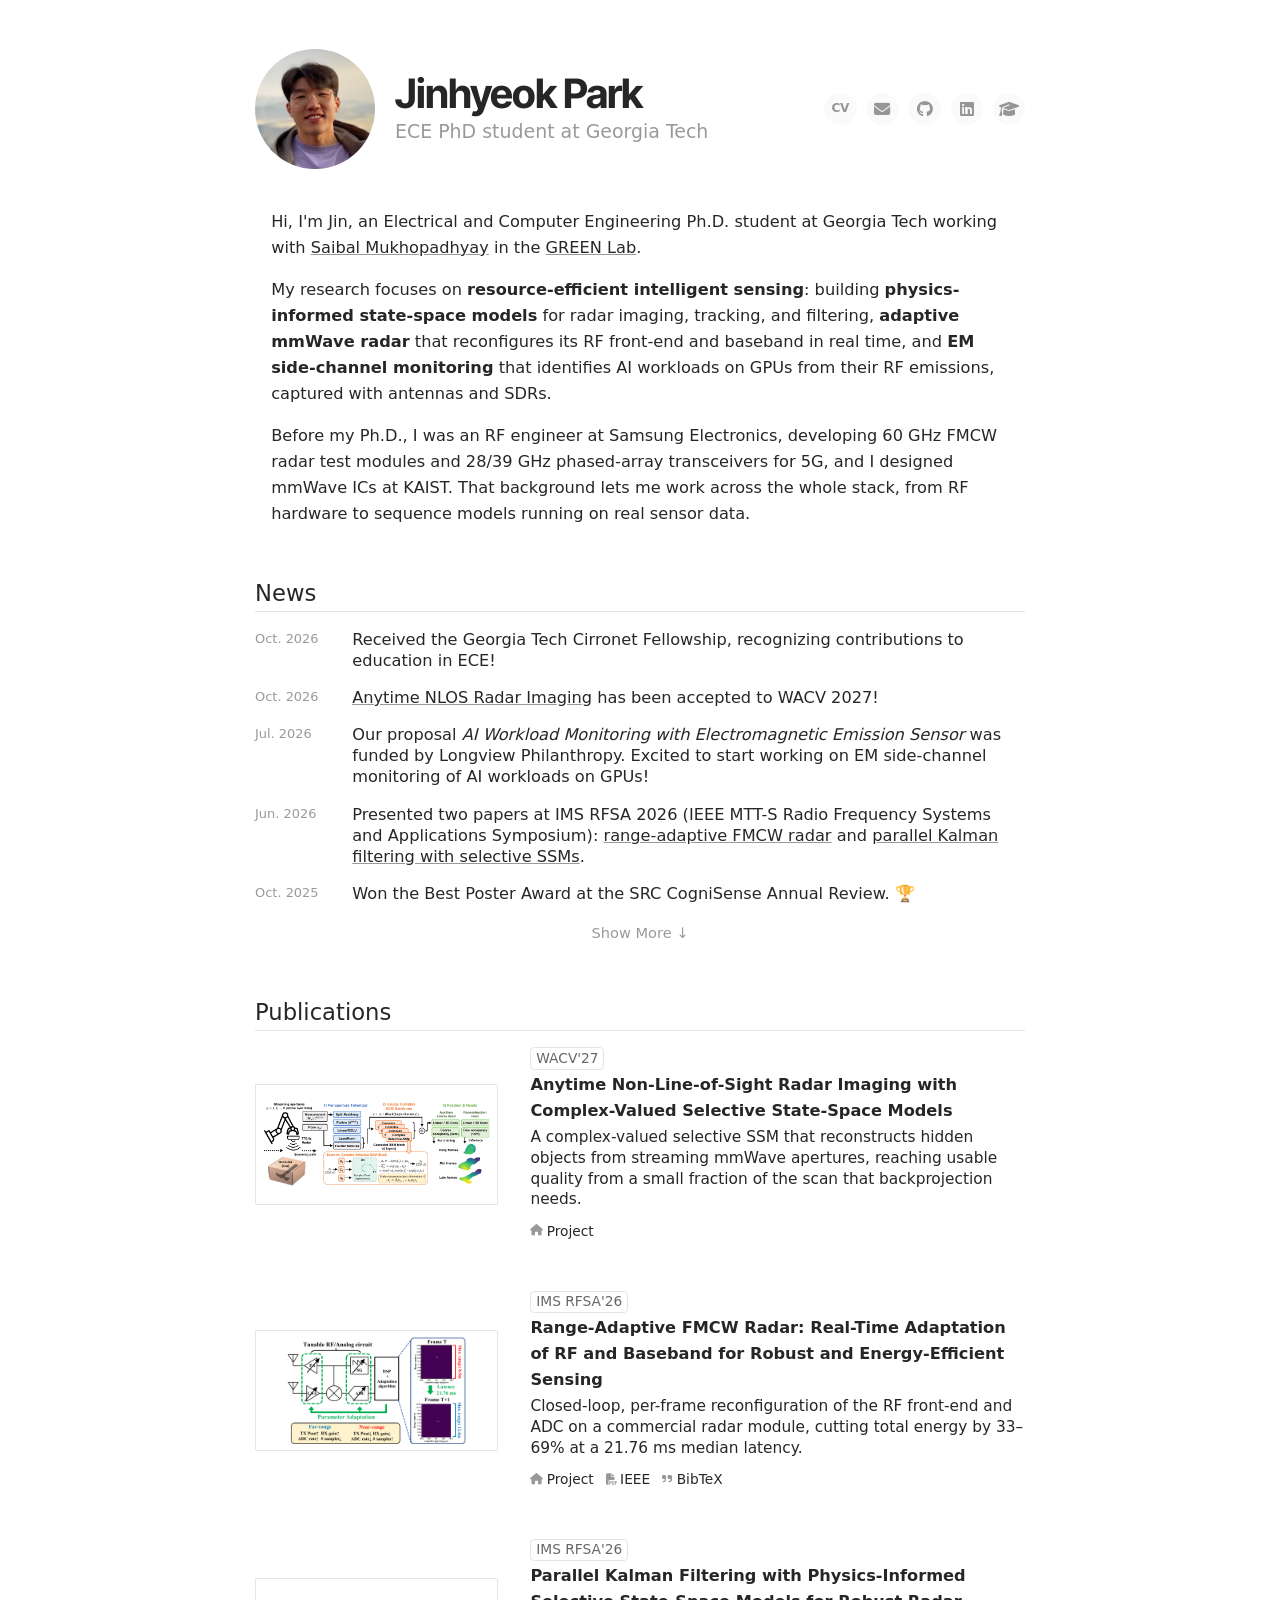
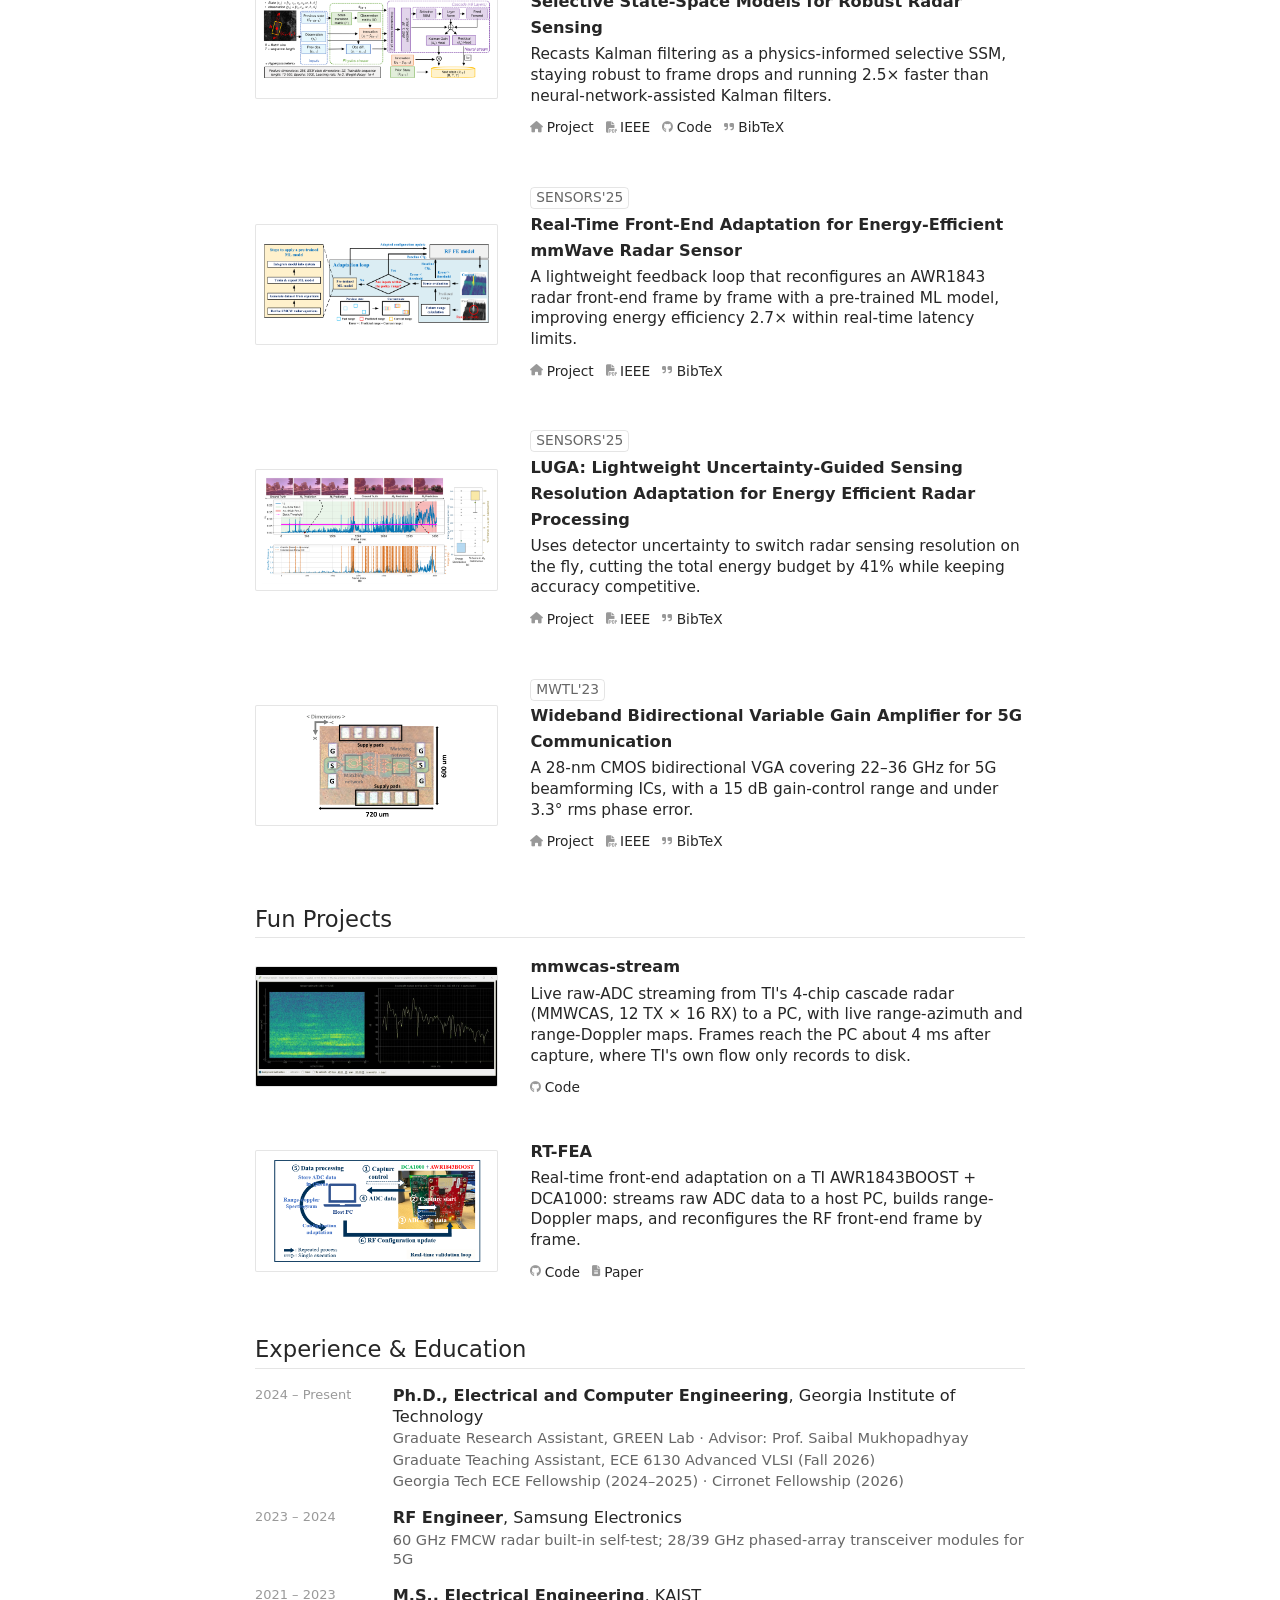
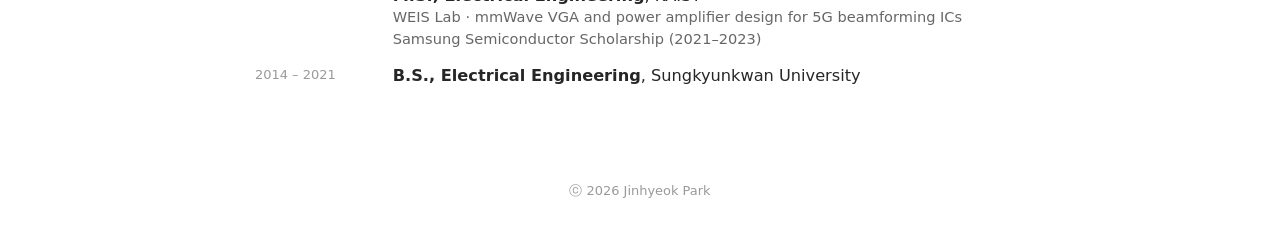
<file: index.html>
<!doctype html>
<html lang="en">
<head>
  <meta charset="utf-8">
  <meta name="viewport" content="width=device-width, initial-scale=1">
  <title>Jinhyeok Park</title>
  <meta name="description" content="My research focuses on resource-efficient intelligent sensing: physics-informed state-space models for radar imaging and tracking, adaptive mmWave radar, and EM side-channel monitoring of AI workloads on GPUs.">
  <meta property="og:description" content="My research focuses on resource-efficient intelligent sensing: physics-informed state-space models for radar imaging and tracking, adaptive mmWave radar, and EM side-channel monitoring of AI workloads on GPUs.">
  <meta property="og:title" content="Jinhyeok Park">
  <meta property="og:type" content="website">
  <meta property="og:image" content="assets/profile.jpg">
  <meta name="theme-color" content="#ffffff">
  <meta property="og:site_name" content="Jinhyeok Park">
  <script type="application/ld+json">
  {"@context": "https://schema.org", "@type": "WebSite", "name": "Jinhyeok Park", "url": "https://jpark3263.github.io/"}
  </script>
  <meta name="google-site-verification" content="xLwd7vfXTuWWmABPNooYxGHl8vjimrXgRtic_ZaX4sM" />
  <link rel="apple-touch-icon" sizes="180x180" href="/faviconfiles/apple-touch-icon.png">
  <link rel="icon" href="/favicon.ico" sizes="any">
  <link rel="icon" type="image/png" sizes="192x192" href="/faviconfiles/android-chrome-192x192.png">
  <link rel="icon" type="image/png" sizes="32x32" href="/faviconfiles/favicon-32x32.png">
  <link rel="icon" type="image/png" sizes="16x16" href="/faviconfiles/favicon-16x16.png">
  <link rel="manifest" href="/faviconfiles/site.webmanifest">
  <link rel="preconnect" href="https://fonts.googleapis.com">
  <link rel="preconnect" href="https://fonts.gstatic.com" crossorigin>
  <link href="https://fonts.googleapis.com/css2?family=Inter+Tight:wght@600;700&display=swap" rel="stylesheet">
  <link rel="stylesheet" href="https://cdnjs.cloudflare.com/ajax/libs/font-awesome/6.5.2/css/all.min.css">
  <link rel="stylesheet" href="assets/style.css">
</head>
<body>
<div class="contents">

  <!-- ===================== HEADER ===================== -->
  <div class="section">
    <div class="top">
      <div class="logo">
        <div class="round"><img src="assets/profile.jpg" alt="Photo of Jinhyeok Park"></div>
        <div>
          <h1>Jinhyeok Park</h1>
          <h3>ECE PhD student at Georgia Tech</h3>
        </div>
      </div>
      <div class="social">
        <a class="cv-icon" href="assets/CV_Jinhyeok_Park.pdf" target="_blank" rel="noreferrer" title="CV"><span>CV</span></a>
        <a href="mailto:jpark3263@gatech.edu" title="Email"><i class="fas fa-envelope"></i></a>
        <a href="https://github.com/jpark3263" target="_blank" rel="noreferrer" title="GitHub"><i class="fab fa-github"></i></a>
        <a href="https://www.linkedin.com/in/jinhyeok-park/" target="_blank" rel="noreferrer" title="LinkedIn"><i class="fab fa-linkedin"></i></a>
        <a href="https://scholar.google.com/citations?user=-ml9RUcAAAAJ" target="_blank" rel="noreferrer" title="Google Scholar"><i class="fas fa-graduation-cap"></i></a>
      </div>
    </div>

    <div class="info">
      <p>Hi, I'm Jin, an Electrical and Computer Engineering Ph.D. student at Georgia Tech working with
        <a href="https://ece.gatech.edu/directory/saibal-mukhopadhyay">Saibal Mukhopadhyay</a> in the
        <a href="https://greenlab.ece.gatech.edu/">GREEN Lab</a>.</p>
      <p>My research focuses on <strong>resource-efficient intelligent sensing</strong>: building
        <strong>physics-informed state-space models</strong> for radar imaging, tracking, and filtering,
        <strong>adaptive mmWave radar</strong> that reconfigures its RF front-end and baseband in real time, and
        <strong>EM side-channel monitoring</strong> that identifies AI workloads on GPUs from their RF emissions, captured with antennas and SDRs.</p>
      <p>Before my Ph.D., I was an RF engineer at Samsung Electronics, developing 60&nbsp;GHz FMCW radar test modules and
        28/39&nbsp;GHz phased-array transceivers for 5G, and I designed mmWave ICs at
        KAIST. That background lets me work across the whole stack, from RF hardware
        to sequence models running on real sensor data.</p>
    </div>
  </div>

  <!-- ===================== NEWS ===================== -->
  <div class="section" id="news">
    <div class="title">News</div>
    <div class="news-list" data-collapsible="5">
      <div class="news-item"><div class="date">Oct. 2026</div><div class="text">Received the Georgia Tech Cirronet Fellowship, recognizing contributions to education in ECE!</div></div>
      <div class="news-item"><div class="date">Oct. 2026</div><div class="text"><a href="pub/wacv2027-anytime-nlos.html">Anytime NLOS Radar Imaging</a> has been accepted to WACV 2027!</div></div>
      <div class="news-item"><div class="date">Jul. 2026</div><div class="text">Our proposal <em>AI Workload Monitoring with Electromagnetic Emission Sensor</em> was funded by Longview Philanthropy. Excited to start working on EM side-channel monitoring of AI workloads on GPUs!</div></div>
      <div class="news-item"><div class="date">Jun. 2026</div><div class="text">Presented two papers at IMS RFSA 2026 (IEEE MTT-S Radio Frequency Systems and Applications Symposium): <a href="pub/ims2026-range-adaptive-fmcw.html">range-adaptive FMCW radar</a> and <a href="pub/ims2026-parallel-kalman-ssm.html">parallel Kalman filtering with selective SSMs</a>.</div></div>
      <div class="news-item"><div class="date">Oct. 2025</div><div class="text">Won the Best Poster Award at the SRC CogniSense Annual Review. 🏆</div></div>
      <div class="news-item"><div class="date">Aug. 2024</div><div class="text">Started my Ph.D. at Georgia Tech with the ECE Fellowship.</div></div>
      <div class="news-item"><div class="date">Mar. 2023</div><div class="text">Joined Samsung Electronics as an RF engineer.</div></div>
    </div>
  </div>

  <!-- ===================== PUBLICATIONS ===================== -->
  <div class="section" id="publications">
    <div class="title">Publications</div>
    <div class="pub-list" data-collapsible="6">

      <div class="pub-item"><div class="pub-main">
        <a class="thumb" href="pub/wacv2027-anytime-nlos.html"><img src="assets/pub/wacv2027-anytime-nlos.png" alt="Anytime Non-Line-of-Sight Radar Imaging with Complex-Valued Selective State-Space Models" loading="lazy"></a>
        <div class="pub-info">
          <div class="pub-meta"><span class="pub-venue">WACV'27</span></div>
          <a class="pub-title-link" href="pub/wacv2027-anytime-nlos.html"><div class="pub-title">Anytime Non-Line-of-Sight Radar Imaging with Complex-Valued Selective State-Space Models</div></a>
          <div class="pub-desc">A complex-valued selective SSM that reconstructs hidden objects from streaming mmWave apertures, reaching usable quality from a small fraction of the scan that backprojection needs.</div>
          <div class="links"><a href="pub/wacv2027-anytime-nlos.html"><i class="fas fa-house"></i>Project</a></div>
        </div>
      </div></div>

      <div class="pub-item"><div class="pub-main">
        <a class="thumb" href="pub/ims2026-range-adaptive-fmcw.html"><img src="assets/pub/ims2026-range-adaptive-fmcw.png" alt="Range-Adaptive FMCW Radar: Real-Time Adaptation of RF and Baseband for Robust and Energy-Efficient Sensing" loading="lazy"></a>
        <div class="pub-info">
          <div class="pub-meta"><span class="pub-venue">IMS RFSA'26</span></div>
          <a class="pub-title-link" href="pub/ims2026-range-adaptive-fmcw.html"><div class="pub-title">Range-Adaptive FMCW Radar: Real-Time Adaptation of RF and Baseband for Robust and Energy-Efficient Sensing</div></a>
          <div class="pub-desc">Closed-loop, per-frame reconfiguration of the RF front-end and ADC on a commercial radar module, cutting total energy by 33–69% at a 21.76 ms median latency.</div>
          <div class="links"><a href="pub/ims2026-range-adaptive-fmcw.html"><i class="fas fa-house"></i>Project</a><a href="https://ieeexplore.ieee.org/document/11624256" target="_blank" rel="noreferrer"><i class="fas fa-file-pdf"></i>IEEE</a><a href="pub/ims2026-range-adaptive-fmcw.html#bibtex"><i class="fas fa-quote-right"></i>BibTeX</a></div>
        </div>
      </div></div>

      <div class="pub-item"><div class="pub-main">
        <a class="thumb" href="pub/ims2026-parallel-kalman-ssm.html"><img src="assets/pub/ims2026-parallel-kalman-ssm.png" alt="Parallel Kalman Filtering with Physics-Informed Selective State-Space Models for Robust Radar Sensing" loading="lazy"></a>
        <div class="pub-info">
          <div class="pub-meta"><span class="pub-venue">IMS RFSA'26</span></div>
          <a class="pub-title-link" href="pub/ims2026-parallel-kalman-ssm.html"><div class="pub-title">Parallel Kalman Filtering with Physics-Informed Selective State-Space Models for Robust Radar Sensing</div></a>
          <div class="pub-desc">Recasts Kalman filtering as a physics-informed selective SSM, staying robust to frame drops and running 2.5× faster than neural-network-assisted Kalman filters.</div>
          <div class="links"><a href="pub/ims2026-parallel-kalman-ssm.html"><i class="fas fa-house"></i>Project</a><a href="https://ieeexplore.ieee.org/document/11624260" target="_blank" rel="noreferrer"><i class="fas fa-file-pdf"></i>IEEE</a><a href="https://github.com/jpark3263/SSM_KF" target="_blank" rel="noreferrer"><i class="fab fa-github"></i>Code</a><a href="pub/ims2026-parallel-kalman-ssm.html#bibtex"><i class="fas fa-quote-right"></i>BibTeX</a></div>
        </div>
      </div></div>

      <div class="pub-item"><div class="pub-main">
        <a class="thumb" href="pub/sensors2025-frontend-adaptation.html"><img src="assets/pub/sensors2025-frontend-adaptation.png" alt="Real-Time Front-End Adaptation for Energy-Efficient mmWave Radar Sensor" loading="lazy"></a>
        <div class="pub-info">
          <div class="pub-meta"><span class="pub-venue">SENSORS'25</span></div>
          <a class="pub-title-link" href="pub/sensors2025-frontend-adaptation.html"><div class="pub-title">Real-Time Front-End Adaptation for Energy-Efficient mmWave Radar Sensor</div></a>
          <div class="pub-desc">A lightweight feedback loop that reconfigures an AWR1843 radar front-end frame by frame with a pre-trained ML model, improving energy efficiency 2.7× within real-time latency limits.</div>
          <div class="links"><a href="pub/sensors2025-frontend-adaptation.html"><i class="fas fa-house"></i>Project</a><a href="https://ieeexplore.ieee.org/document/11331014" target="_blank" rel="noreferrer"><i class="fas fa-file-pdf"></i>IEEE</a><a href="pub/sensors2025-frontend-adaptation.html#bibtex"><i class="fas fa-quote-right"></i>BibTeX</a></div>
        </div>
      </div></div>

      <div class="pub-item"><div class="pub-main">
        <a class="thumb" href="pub/sensors2025-luga.html"><img src="assets/pub/sensors2025-luga.png" alt="LUGA: Lightweight Uncertainty-Guided Sensing Resolution Adaptation for Energy Efficient Radar Processing" loading="lazy"></a>
        <div class="pub-info">
          <div class="pub-meta"><span class="pub-venue">SENSORS'25</span></div>
          <a class="pub-title-link" href="pub/sensors2025-luga.html"><div class="pub-title">LUGA: Lightweight Uncertainty-Guided Sensing Resolution Adaptation for Energy Efficient Radar Processing</div></a>
          <div class="pub-desc">Uses detector uncertainty to switch radar sensing resolution on the fly, cutting the total energy budget by 41% while keeping accuracy competitive.</div>
          <div class="links"><a href="pub/sensors2025-luga.html"><i class="fas fa-house"></i>Project</a><a class="" href="https://doi.org/10.1109/SENSORS59705.2025.11330285" target="_blank" rel="noreferrer"><i class="fas fa-file-pdf"></i>IEEE</a><a href="pub/sensors2025-luga.html#bibtex"><i class="fas fa-quote-right"></i>BibTeX</a></div>
        </div>
      </div></div>

      <div class="pub-item"><div class="pub-main">
        <a class="thumb" href="pub/mwtl2023-bidirectional-vga.html"><img src="assets/pub/mwtl2023-bidirectional-vga.png" alt="Wideband Bidirectional Variable Gain Amplifier for 5G Communication" loading="lazy"></a>
        <div class="pub-info">
          <div class="pub-meta"><span class="pub-venue">MWTL'23</span></div>
          <a class="pub-title-link" href="pub/mwtl2023-bidirectional-vga.html"><div class="pub-title">Wideband Bidirectional Variable Gain Amplifier for 5G Communication</div></a>
          <div class="pub-desc">A 28-nm CMOS bidirectional VGA covering 22–36 GHz for 5G beamforming ICs, with a 15 dB gain-control range and under 3.3° rms phase error.</div>
          <div class="links"><a href="pub/mwtl2023-bidirectional-vga.html"><i class="fas fa-house"></i>Project</a><a class="" href="https://doi.org/10.1109/LMWT.2023.3244715" target="_blank" rel="noreferrer"><i class="fas fa-file-pdf"></i>IEEE</a><a href="pub/mwtl2023-bidirectional-vga.html#bibtex"><i class="fas fa-quote-right"></i>BibTeX</a></div>
        </div>
      </div></div>

    </div>
  </div>

  <!-- ===================== FUN PROJECTS ===================== -->
  <div class="section" id="projects">
    <div class="title">Fun Projects</div>
    <div class="pub-list projects">

      <div class="pub-item"><div class="pub-main">
        <a class="thumb" href="https://github.com/jpark3263/mmwcas-stream" target="_blank" rel="noreferrer"><video src="assets/projects/mmwcas-stream.mp4" poster="assets/projects/mmwcas-stream.jpg" autoplay muted loop playsinline aria-label="Live range-azimuth map of a hand sweeping left to right"></video></a>
        <div class="pub-info">
          <a class="pub-title-link" href="https://github.com/jpark3263/mmwcas-stream" target="_blank" rel="noreferrer"><div class="pub-title">mmwcas-stream</div></a>
          <div class="pub-desc">Live raw-ADC streaming from TI's 4-chip cascade radar (MMWCAS, 12 TX &times; 16 RX) to a PC, with live range-azimuth and range-Doppler maps. Frames reach the PC about 4 ms after capture, where TI's own flow only records to disk.</div>
          <div class="links"><a href="https://github.com/jpark3263/mmwcas-stream" target="_blank" rel="noreferrer"><i class="fab fa-github"></i>Code</a></div>
        </div>
      </div></div>

      <div class="pub-item"><div class="pub-main">
        <a class="thumb" href="https://github.com/jpark3263/RT-FEA" target="_blank" rel="noreferrer"><img src="assets/projects/rt-fea.png" alt="RT-FEA real-time validation loop with DCA1000 and AWR1843BOOST" loading="lazy"></a>
        <div class="pub-info">
          <a class="pub-title-link" href="https://github.com/jpark3263/RT-FEA" target="_blank" rel="noreferrer"><div class="pub-title">RT-FEA</div></a>
          <div class="pub-desc">Real-time front-end adaptation on a TI AWR1843BOOST + DCA1000: streams raw ADC data to a host PC, builds range-Doppler maps, and reconfigures the RF front-end frame by frame.</div>
          <div class="links"><a href="https://github.com/jpark3263/RT-FEA" target="_blank" rel="noreferrer"><i class="fab fa-github"></i>Code</a><a href="pub/ims2026-range-adaptive-fmcw.html"><i class="fas fa-file-lines"></i>Paper</a></div>
        </div>
      </div></div>

    </div>
  </div>

  <!-- ===================== EXPERIENCE ===================== -->
  <div class="section" id="experience">
    <div class="title">Experience &amp; Education</div>
    <div class="news-list">
      <div class="row"><div class="date">2024 – Present</div><div class="text"><strong>Ph.D., Electrical and Computer Engineering</strong>, Georgia Institute of Technology<span class="sub">Graduate Research Assistant, GREEN Lab · Advisor: Prof. Saibal Mukhopadhyay</span><span class="sub">Graduate Teaching Assistant, ECE 6130 Advanced VLSI (Fall 2026)</span><span class="sub">Georgia Tech ECE Fellowship (2024–2025) · Cirronet Fellowship (2026)</span></div></div>
      <div class="row"><div class="date">2023 – 2024</div><div class="text"><strong>RF Engineer</strong>, Samsung Electronics<span class="sub">60&nbsp;GHz FMCW radar built-in self-test; 28/39&nbsp;GHz phased-array transceiver modules for 5G</span></div></div>
      <div class="row"><div class="date">2021 – 2023</div><div class="text"><strong>M.S., Electrical Engineering</strong>, KAIST<span class="sub">WEIS Lab · mmWave VGA and power amplifier design for 5G beamforming ICs</span><span class="sub">Samsung Semiconductor Scholarship (2021–2023)</span></div></div>
      <div class="row"><div class="date">2014 – 2021</div><div class="text"><strong>B.S., Electrical Engineering</strong>, Sungkyunkwan University</div></div>
    </div>
  </div>


</div>

<footer>ⓒ 2026 Jinhyeok Park</footer>

<script>
  // "Show More" for long lists, as in the reference template
  document.querySelectorAll('[data-collapsible]').forEach(function (list) {
    var n = parseInt(list.getAttribute('data-collapsible'), 10);
    var items = Array.prototype.slice.call(list.children);
    if (items.length <= n) return;
    items.slice(n).forEach(function (el) { el.classList.add('is-hidden'); });
    var btn = document.createElement('button');
    btn.className = 'more-btn';
    btn.textContent = 'Show More ↓';
    btn.addEventListener('click', function () {
      var open = btn.getAttribute('data-open') === '1';
      items.slice(n).forEach(function (el) { el.classList.toggle('is-hidden', open); });
      btn.setAttribute('data-open', open ? '0' : '1');
      btn.textContent = open ? 'Show More ↓' : 'Show Less ↑';
    });
    list.appendChild(btn);
  });
</script>
</body>
</html>
</file>
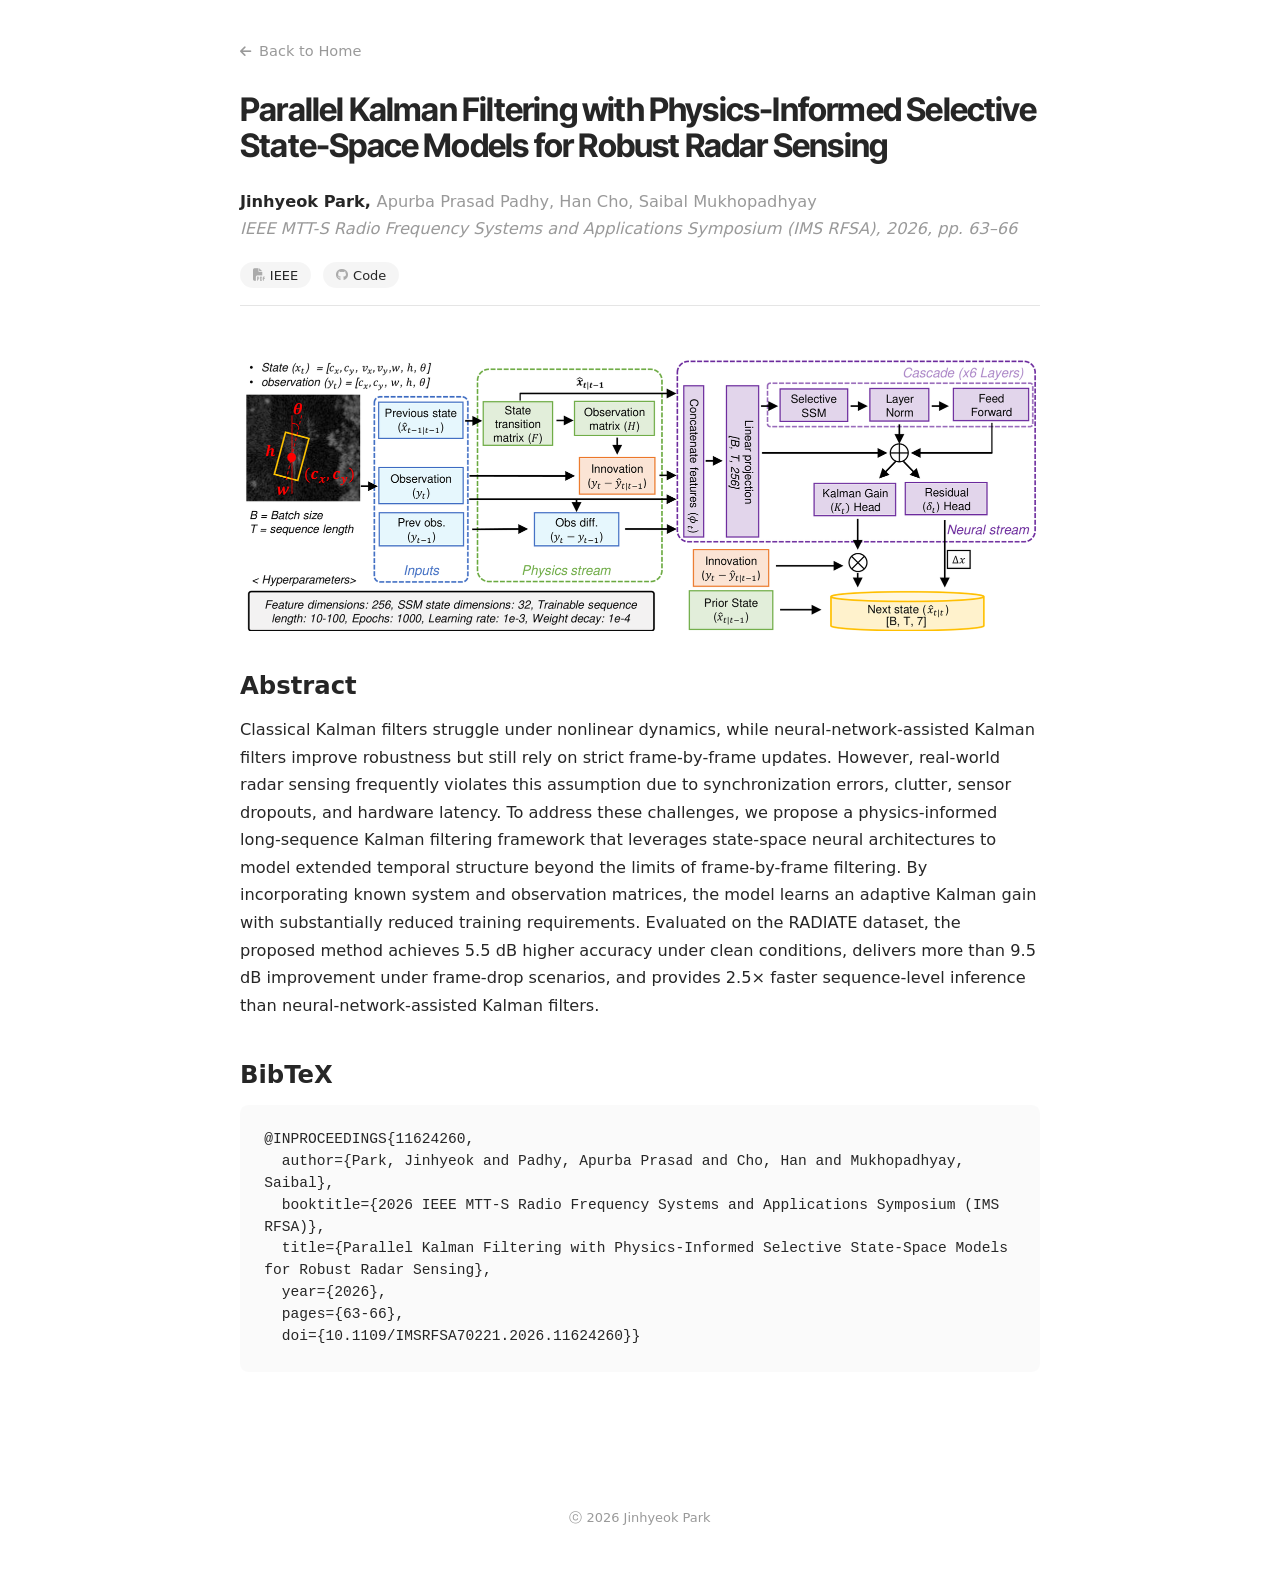
<file: pub/ims2026-parallel-kalman-ssm.html>
<!doctype html>
<html lang="en">
<head>
  <meta charset="utf-8">
  <meta name="viewport" content="width=device-width, initial-scale=1">
  <title>Parallel Kalman Filtering with Physics-Informed Selective State-Space Models for Robust Radar Sensing | Jinhyeok Park</title>
  <meta name="description" content="Recasts Kalman filtering as a physics-informed selective SSM, staying robust to frame drops and running 2.5× faster than neural-network-assisted Kalman filters.">
  <meta property="og:title" content="Parallel Kalman Filtering with Physics-Informed Selective State-Space Models for Robust Radar Sensing">
  <meta property="og:type" content="article">
  <meta property="og:image" content="../assets/pub/ims2026-parallel-kalman-ssm.png">
  <link rel="apple-touch-icon" sizes="180x180" href="../faviconfiles/apple-touch-icon.png">
  <link rel="icon" href="../favicon.ico" sizes="any">
  <link rel="icon" type="image/png" sizes="192x192" href="../faviconfiles/android-chrome-192x192.png">
  <link rel="icon" type="image/png" sizes="32x32" href="../faviconfiles/favicon-32x32.png">
  <link rel="icon" type="image/png" sizes="16x16" href="../faviconfiles/favicon-16x16.png">
  <link rel="manifest" href="../faviconfiles/site.webmanifest">
  <link rel="preconnect" href="https://fonts.googleapis.com">
  <link rel="preconnect" href="https://fonts.gstatic.com" crossorigin>
  <link href="https://fonts.googleapis.com/css2?family=Inter+Tight:wght@600;700&display=swap" rel="stylesheet">
  <link rel="stylesheet" href="https://cdnjs.cloudflare.com/ajax/libs/font-awesome/6.5.2/css/all.min.css">
  <link rel="stylesheet" href="../assets/style.css">
</head>
<body>
<div class="publication-page">
  <a class="back-link" href="../index.html#publications"><i class="fas fa-arrow-left"></i> Back to Home</a>
  <h1 class="publication-title">Parallel Kalman Filtering with Physics-Informed Selective State-Space Models for Robust Radar Sensing</h1>
  <div class="publication-authors"><span class="author-me">Jinhyeok Park, </span><span class="author">Apurba Prasad Padhy, </span><span class="author">Han Cho, </span><span class="author"><a href="https://ece.gatech.edu/directory/saibal-mukhopadhyay" target="_blank" rel="noreferrer">Saibal Mukhopadhyay</a></span></div>
  <div class="publication-venue">IEEE MTT-S Radio Frequency Systems and Applications Symposium (IMS RFSA), 2026, pp. 63–66</div>
  <div class="publication-links"><a class="publication-link-btn" href="https://ieeexplore.ieee.org/document/11624260" target="_blank" rel="noreferrer"><i class="fas fa-file-pdf"></i>IEEE</a><a class="publication-link-btn" href="https://github.com/jpark3263/SSM_KF" target="_blank" rel="noreferrer"><i class="fab fa-github"></i>Code</a></div>
  <div class="publication-image"><img src="../assets/pub/ims2026-parallel-kalman-ssm.png" alt="Parallel Kalman Filtering with Physics-Informed Selective State-Space Models for Robust Radar Sensing"></div>
  <div class="publication-section">
    <h2>Abstract</h2>
    <p>Classical Kalman filters struggle under nonlinear dynamics, while neural-network-assisted Kalman filters improve robustness but still rely on strict frame-by-frame updates. However, real-world radar sensing frequently violates this assumption due to synchronization errors, clutter, sensor dropouts, and hardware latency. To address these challenges, we propose a physics-informed long-sequence Kalman filtering framework that leverages state-space neural architectures to model extended temporal structure beyond the limits of frame-by-frame filtering. By incorporating known system and observation matrices, the model learns an adaptive Kalman gain with substantially reduced training requirements. Evaluated on the RADIATE dataset, the proposed method achieves 5.5 dB higher accuracy under clean conditions, delivers more than 9.5 dB improvement under frame-drop scenarios, and provides 2.5× faster sequence-level inference than neural-network-assisted Kalman filters.</p>
  </div>
  <div class="publication-section" id="bibtex">
    <h2>BibTeX</h2>
    <div class="bibtex-wrapper" title="Click to copy"><span class="copy-note">Copied!</span><pre>@INPROCEEDINGS{11624260,
  author={Park, Jinhyeok and Padhy, Apurba Prasad and Cho, Han and Mukhopadhyay, Saibal},
  booktitle={2026 IEEE MTT-S Radio Frequency Systems and Applications Symposium (IMS RFSA)},
  title={Parallel Kalman Filtering with Physics-Informed Selective State-Space Models for Robust Radar Sensing},
  year={2026},
  pages={63-66},
  doi={10.1109/IMSRFSA70221.2026.11624260}}</pre></div>
  </div>
</div>
<footer>ⓒ 2026 Jinhyeok Park</footer>
<script>
  document.querySelectorAll('.bibtex-wrapper').forEach(function (box) {
    box.addEventListener('click', function () {
      var text = box.querySelector('pre').innerText, note = box.querySelector('.copy-note');
      var done = function () { note.classList.add('show'); setTimeout(function () { note.classList.remove('show'); }, 1500); };
      if (navigator.clipboard) navigator.clipboard.writeText(text).then(done, function () {});
    });
  });
</script>
</body>
</html>
</file>
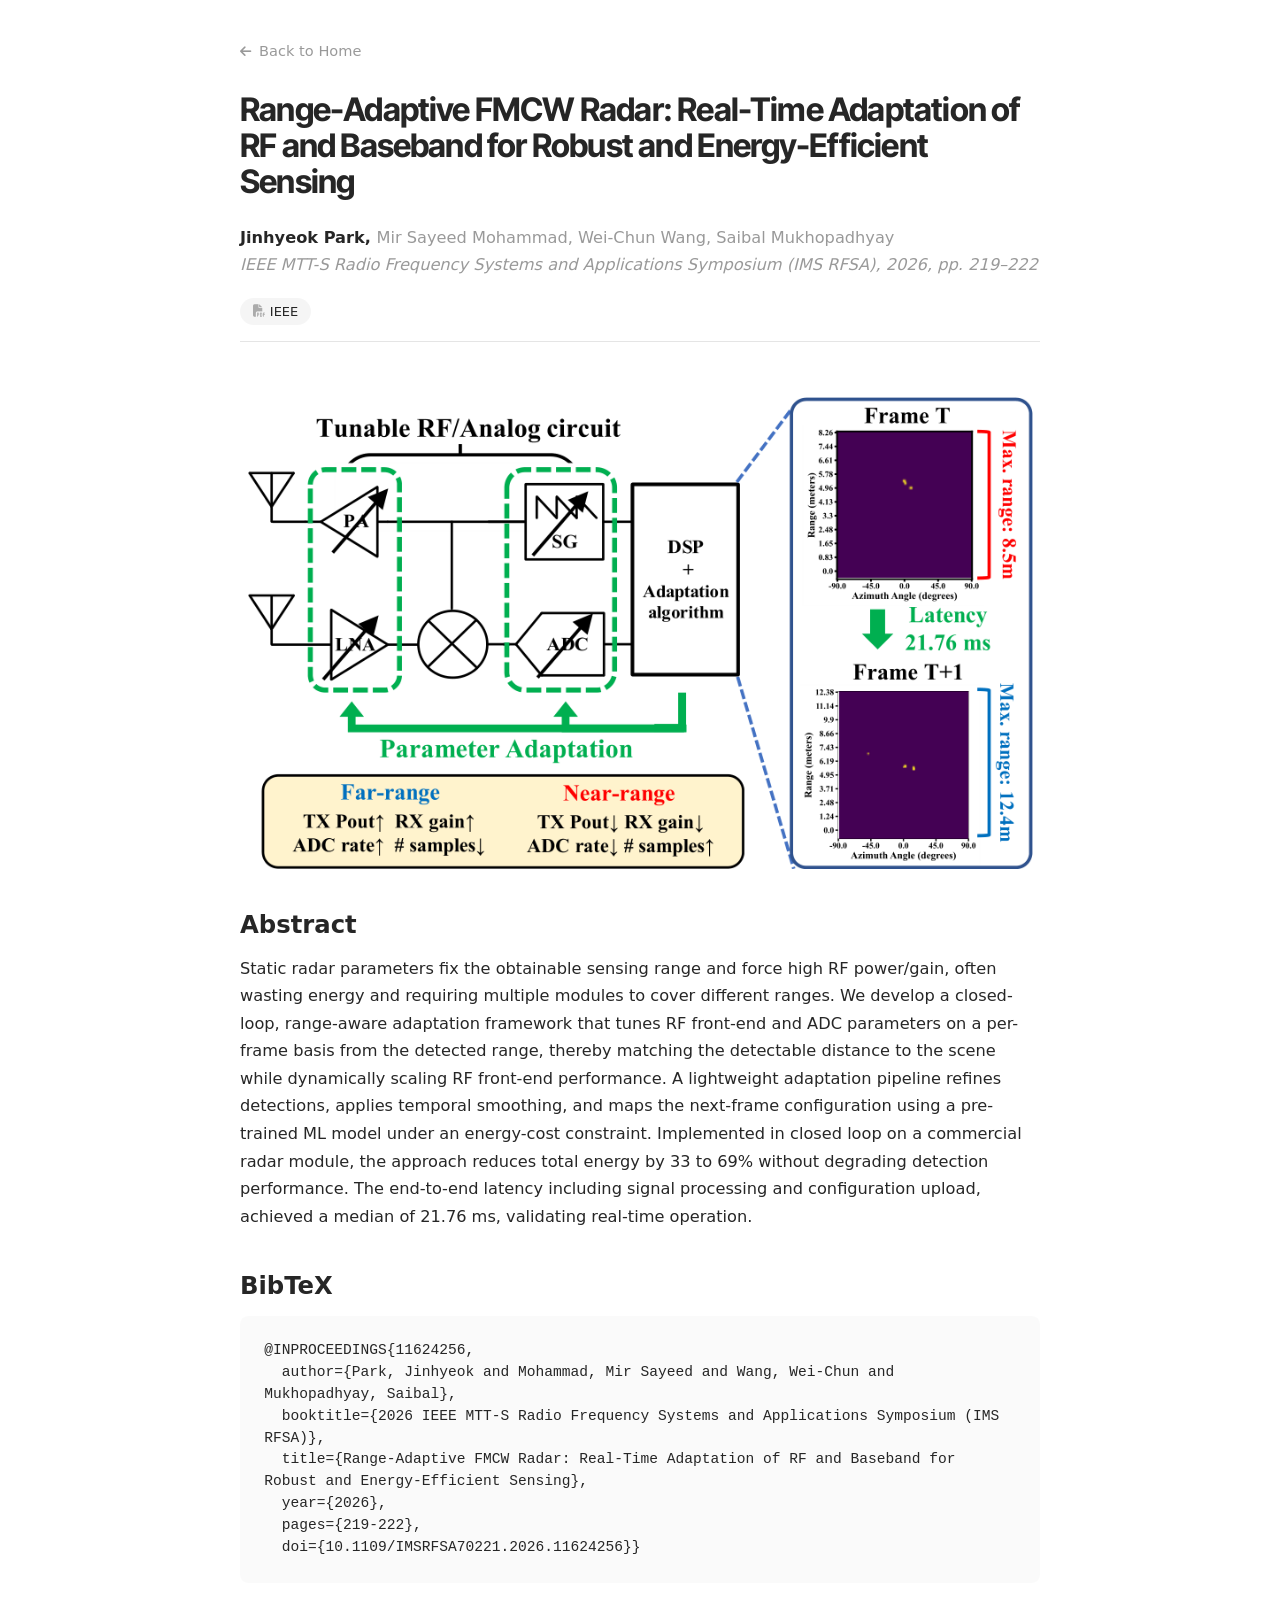
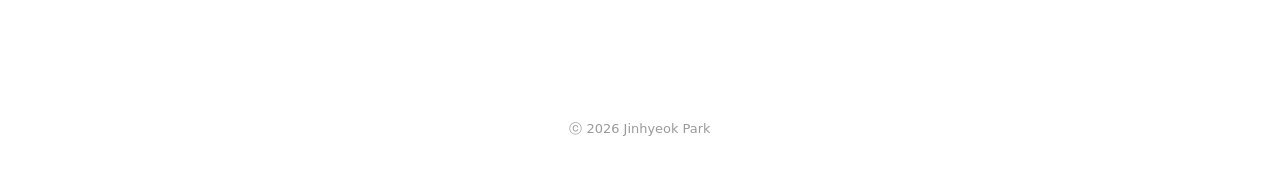
<file: pub/ims2026-range-adaptive-fmcw.html>
<!doctype html>
<html lang="en">
<head>
  <meta charset="utf-8">
  <meta name="viewport" content="width=device-width, initial-scale=1">
  <title>Range-Adaptive FMCW Radar: Real-Time Adaptation of RF and Baseband for Robust and Energy-Efficient Sensing | Jinhyeok Park</title>
  <meta name="description" content="Closed-loop, per-frame reconfiguration of the RF front-end and ADC on a commercial radar module, cutting total energy by 33–69% at a 21.76 ms median latency.">
  <meta property="og:title" content="Range-Adaptive FMCW Radar: Real-Time Adaptation of RF and Baseband for Robust and Energy-Efficient Sensing">
  <meta property="og:type" content="article">
  <meta property="og:image" content="../assets/pub/ims2026-range-adaptive-fmcw.png">
  <link rel="apple-touch-icon" sizes="180x180" href="../faviconfiles/apple-touch-icon.png">
  <link rel="icon" href="../favicon.ico" sizes="any">
  <link rel="icon" type="image/png" sizes="192x192" href="../faviconfiles/android-chrome-192x192.png">
  <link rel="icon" type="image/png" sizes="32x32" href="../faviconfiles/favicon-32x32.png">
  <link rel="icon" type="image/png" sizes="16x16" href="../faviconfiles/favicon-16x16.png">
  <link rel="manifest" href="../faviconfiles/site.webmanifest">
  <link rel="preconnect" href="https://fonts.googleapis.com">
  <link rel="preconnect" href="https://fonts.gstatic.com" crossorigin>
  <link href="https://fonts.googleapis.com/css2?family=Inter+Tight:wght@600;700&display=swap" rel="stylesheet">
  <link rel="stylesheet" href="https://cdnjs.cloudflare.com/ajax/libs/font-awesome/6.5.2/css/all.min.css">
  <link rel="stylesheet" href="../assets/style.css">
</head>
<body>
<div class="publication-page">
  <a class="back-link" href="../index.html#publications"><i class="fas fa-arrow-left"></i> Back to Home</a>
  <h1 class="publication-title">Range-Adaptive FMCW Radar: Real-Time Adaptation of RF and Baseband for Robust and Energy-Efficient Sensing</h1>
  <div class="publication-authors"><span class="author-me">Jinhyeok Park, </span><span class="author">Mir Sayeed Mohammad, </span><span class="author">Wei-Chun Wang, </span><span class="author"><a href="https://ece.gatech.edu/directory/saibal-mukhopadhyay" target="_blank" rel="noreferrer">Saibal Mukhopadhyay</a></span></div>
  <div class="publication-venue">IEEE MTT-S Radio Frequency Systems and Applications Symposium (IMS RFSA), 2026, pp. 219–222</div>
  <div class="publication-links"><a class="publication-link-btn" href="https://ieeexplore.ieee.org/document/11624256" target="_blank" rel="noreferrer"><i class="fas fa-file-pdf"></i>IEEE</a></div>
  <div class="publication-image"><img src="../assets/pub/ims2026-range-adaptive-fmcw.png" alt="Range-Adaptive FMCW Radar: Real-Time Adaptation of RF and Baseband for Robust and Energy-Efficient Sensing"></div>
  <div class="publication-section">
    <h2>Abstract</h2>
    <p>Static radar parameters fix the obtainable sensing range and force high RF power/gain, often wasting energy and requiring multiple modules to cover different ranges. We develop a closed-loop, range-aware adaptation framework that tunes RF front-end and ADC parameters on a per-frame basis from the detected range, thereby matching the detectable distance to the scene while dynamically scaling RF front-end performance. A lightweight adaptation pipeline refines detections, applies temporal smoothing, and maps the next-frame configuration using a pre-trained ML model under an energy-cost constraint. Implemented in closed loop on a commercial radar module, the approach reduces total energy by 33 to 69% without degrading detection performance. The end-to-end latency including signal processing and configuration upload, achieved a median of 21.76 ms, validating real-time operation.</p>
  </div>
  <div class="publication-section" id="bibtex">
    <h2>BibTeX</h2>
    <div class="bibtex-wrapper" title="Click to copy"><span class="copy-note">Copied!</span><pre>@INPROCEEDINGS{11624256,
  author={Park, Jinhyeok and Mohammad, Mir Sayeed and Wang, Wei-Chun and Mukhopadhyay, Saibal},
  booktitle={2026 IEEE MTT-S Radio Frequency Systems and Applications Symposium (IMS RFSA)},
  title={Range-Adaptive FMCW Radar: Real-Time Adaptation of RF and Baseband for Robust and Energy-Efficient Sensing},
  year={2026},
  pages={219-222},
  doi={10.1109/IMSRFSA70221.2026.11624256}}</pre></div>
  </div>
</div>
<footer>ⓒ 2026 Jinhyeok Park</footer>
<script>
  document.querySelectorAll('.bibtex-wrapper').forEach(function (box) {
    box.addEventListener('click', function () {
      var text = box.querySelector('pre').innerText, note = box.querySelector('.copy-note');
      var done = function () { note.classList.add('show'); setTimeout(function () { note.classList.remove('show'); }, 1500); };
      if (navigator.clipboard) navigator.clipboard.writeText(text).then(done, function () {});
    });
  });
</script>
</body>
</html>
</file>
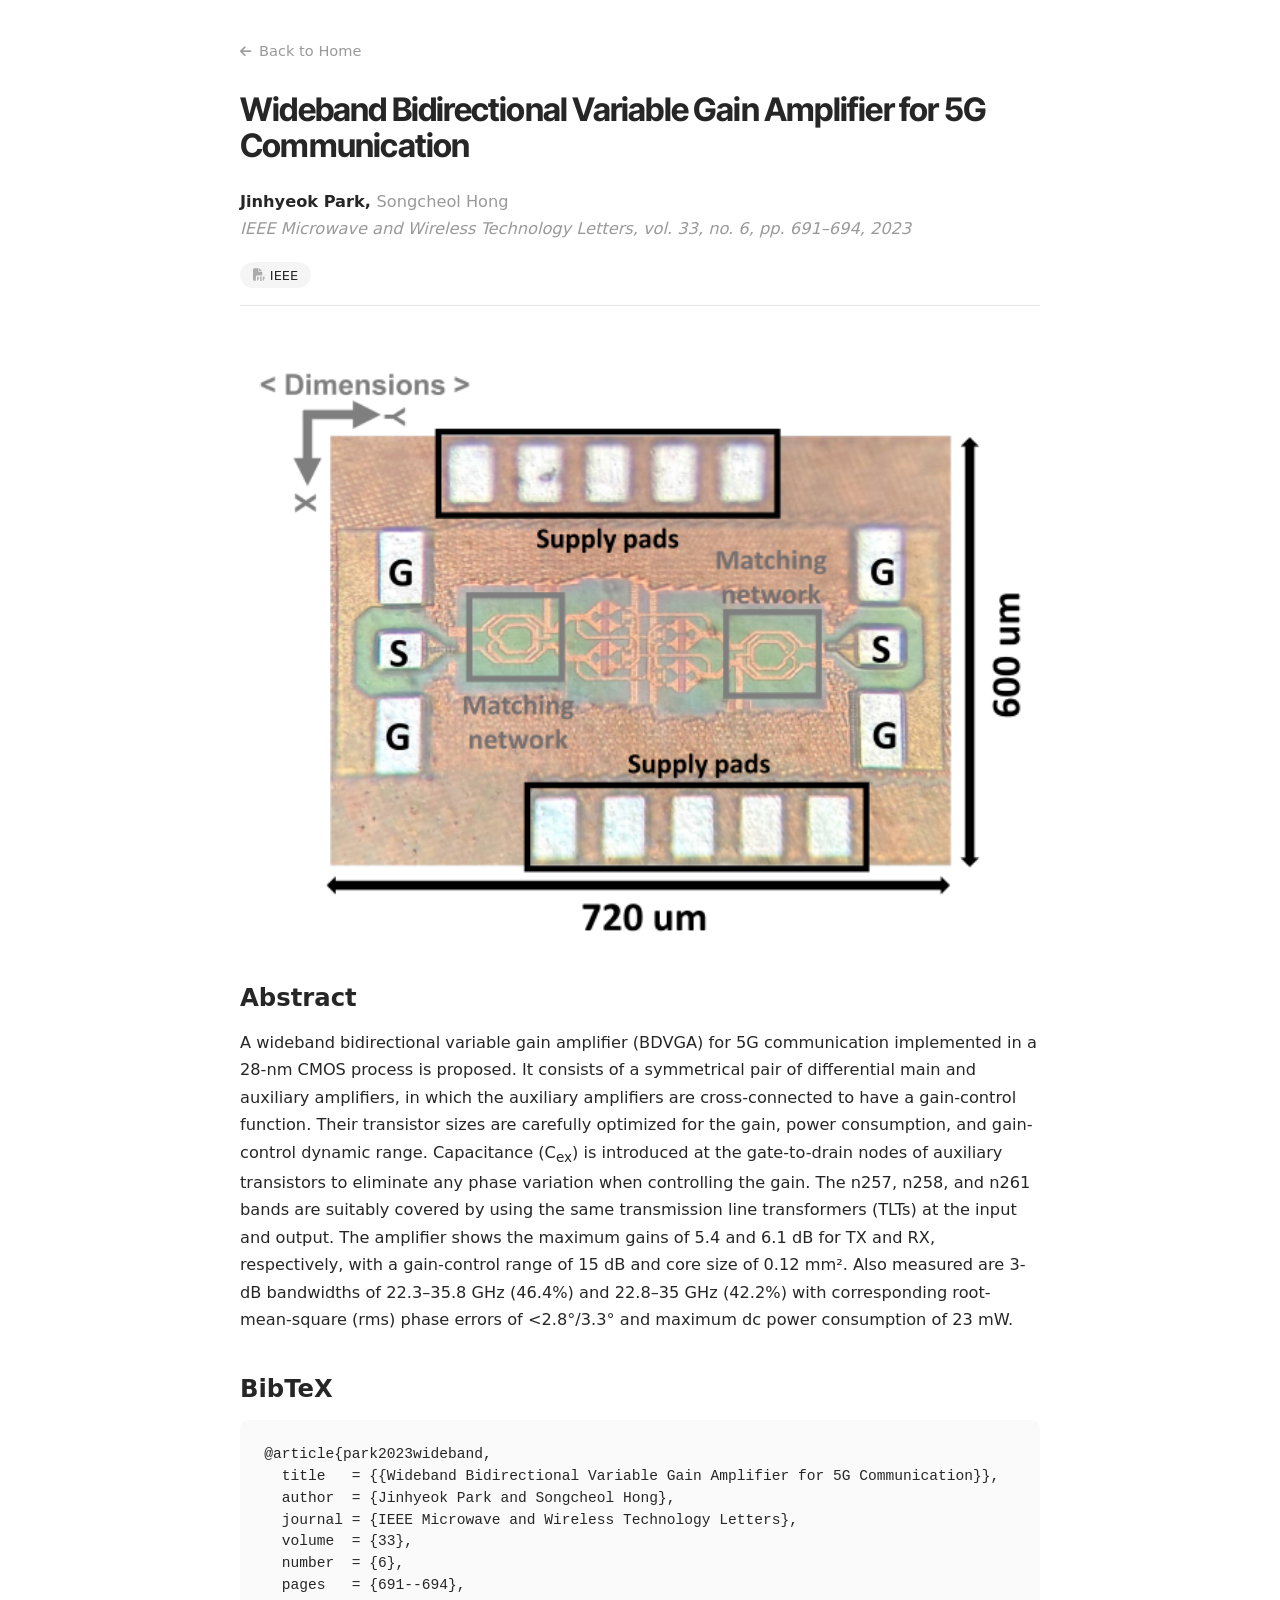
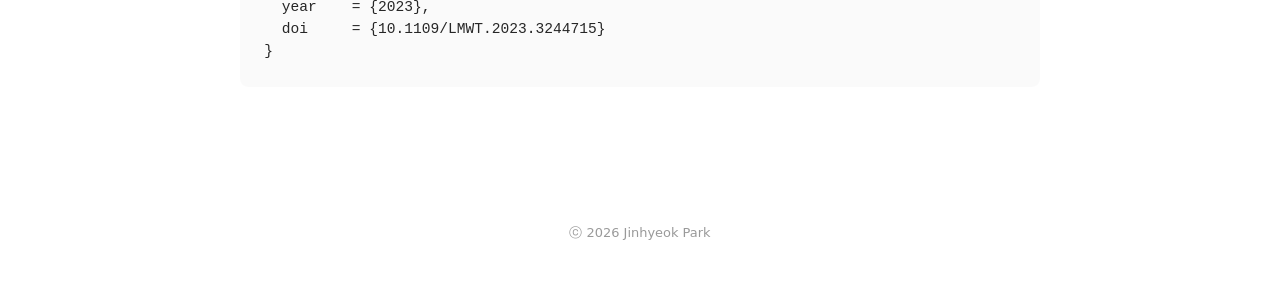
<file: pub/mwtl2023-bidirectional-vga.html>
<!doctype html>
<html lang="en">
<head>
  <meta charset="utf-8">
  <meta name="viewport" content="width=device-width, initial-scale=1">
  <title>Wideband Bidirectional Variable Gain Amplifier for 5G Communication | Jinhyeok Park</title>
  <meta name="description" content="A 28-nm CMOS bidirectional VGA covering 22–36 GHz for 5G beamforming ICs, with a 15 dB gain-control range and under 3.3° rms phase error.">
  <meta property="og:title" content="Wideband Bidirectional Variable Gain Amplifier for 5G Communication">
  <meta property="og:type" content="article">
  <meta property="og:image" content="../assets/pub/mwtl2023-bidirectional-vga.png">
  <link rel="apple-touch-icon" sizes="180x180" href="../faviconfiles/apple-touch-icon.png">
  <link rel="icon" href="../favicon.ico" sizes="any">
  <link rel="icon" type="image/png" sizes="192x192" href="../faviconfiles/android-chrome-192x192.png">
  <link rel="icon" type="image/png" sizes="32x32" href="../faviconfiles/favicon-32x32.png">
  <link rel="icon" type="image/png" sizes="16x16" href="../faviconfiles/favicon-16x16.png">
  <link rel="manifest" href="../faviconfiles/site.webmanifest">
  <link rel="preconnect" href="https://fonts.googleapis.com">
  <link rel="preconnect" href="https://fonts.gstatic.com" crossorigin>
  <link href="https://fonts.googleapis.com/css2?family=Inter+Tight:wght@600;700&display=swap" rel="stylesheet">
  <link rel="stylesheet" href="https://cdnjs.cloudflare.com/ajax/libs/font-awesome/6.5.2/css/all.min.css">
  <link rel="stylesheet" href="../assets/style.css">
</head>
<body>
<div class="publication-page">
  <a class="back-link" href="../index.html#publications"><i class="fas fa-arrow-left"></i> Back to Home</a>
  <h1 class="publication-title">Wideband Bidirectional Variable Gain Amplifier for 5G Communication</h1>
  <div class="publication-authors"><span class="author-me">Jinhyeok Park, </span><span class="author">Songcheol Hong</span></div>
  <div class="publication-venue">IEEE Microwave and Wireless Technology Letters, vol. 33, no. 6, pp. 691–694, 2023</div>
  <div class="publication-links"><a class="publication-link-btn" href="https://doi.org/10.1109/LMWT.2023.3244715" target="_blank" rel="noreferrer"><i class="fas fa-file-pdf"></i>IEEE</a></div>
  <div class="publication-image"><img src="../assets/pub/mwtl2023-bidirectional-vga.png" alt="Wideband Bidirectional Variable Gain Amplifier for 5G Communication"></div>
  <div class="publication-section">
    <h2>Abstract</h2>
    <p>A wideband bidirectional variable gain amplifier (BDVGA) for 5G communication implemented in a 28-nm CMOS process is proposed. It consists of a symmetrical pair of differential main and auxiliary amplifiers, in which the auxiliary amplifiers are cross-connected to have a gain-control function. Their transistor sizes are carefully optimized for the gain, power consumption, and gain-control dynamic range. Capacitance (C<sub>ex</sub>) is introduced at the gate-to-drain nodes of auxiliary transistors to eliminate any phase variation when controlling the gain. The n257, n258, and n261 bands are suitably covered by using the same transmission line transformers (TLTs) at the input and output. The amplifier shows the maximum gains of 5.4 and 6.1 dB for TX and RX, respectively, with a gain-control range of 15 dB and core size of 0.12 mm². Also measured are 3-dB bandwidths of 22.3–35.8 GHz (46.4%) and 22.8–35 GHz (42.2%) with corresponding root-mean-square (rms) phase errors of &lt;2.8°/3.3° and maximum dc power consumption of 23 mW.</p>
  </div>
  <div class="publication-section" id="bibtex">
    <h2>BibTeX</h2>
    <div class="bibtex-wrapper" title="Click to copy"><span class="copy-note">Copied!</span><pre>@article{park2023wideband,
  title   = {{Wideband Bidirectional Variable Gain Amplifier for 5G Communication}},
  author  = {Jinhyeok Park and Songcheol Hong},
  journal = {IEEE Microwave and Wireless Technology Letters},
  volume  = {33},
  number  = {6},
  pages   = {691--694},
  year    = {2023},
  doi     = {10.1109/LMWT.2023.3244715}
}</pre></div>
  </div>
</div>
<footer>ⓒ 2026 Jinhyeok Park</footer>
<script>
  document.querySelectorAll('.bibtex-wrapper').forEach(function (box) {
    box.addEventListener('click', function () {
      var text = box.querySelector('pre').innerText, note = box.querySelector('.copy-note');
      var done = function () { note.classList.add('show'); setTimeout(function () { note.classList.remove('show'); }, 1500); };
      if (navigator.clipboard) navigator.clipboard.writeText(text).then(done, function () {});
    });
  });
</script>
</body>
</html>
</file>
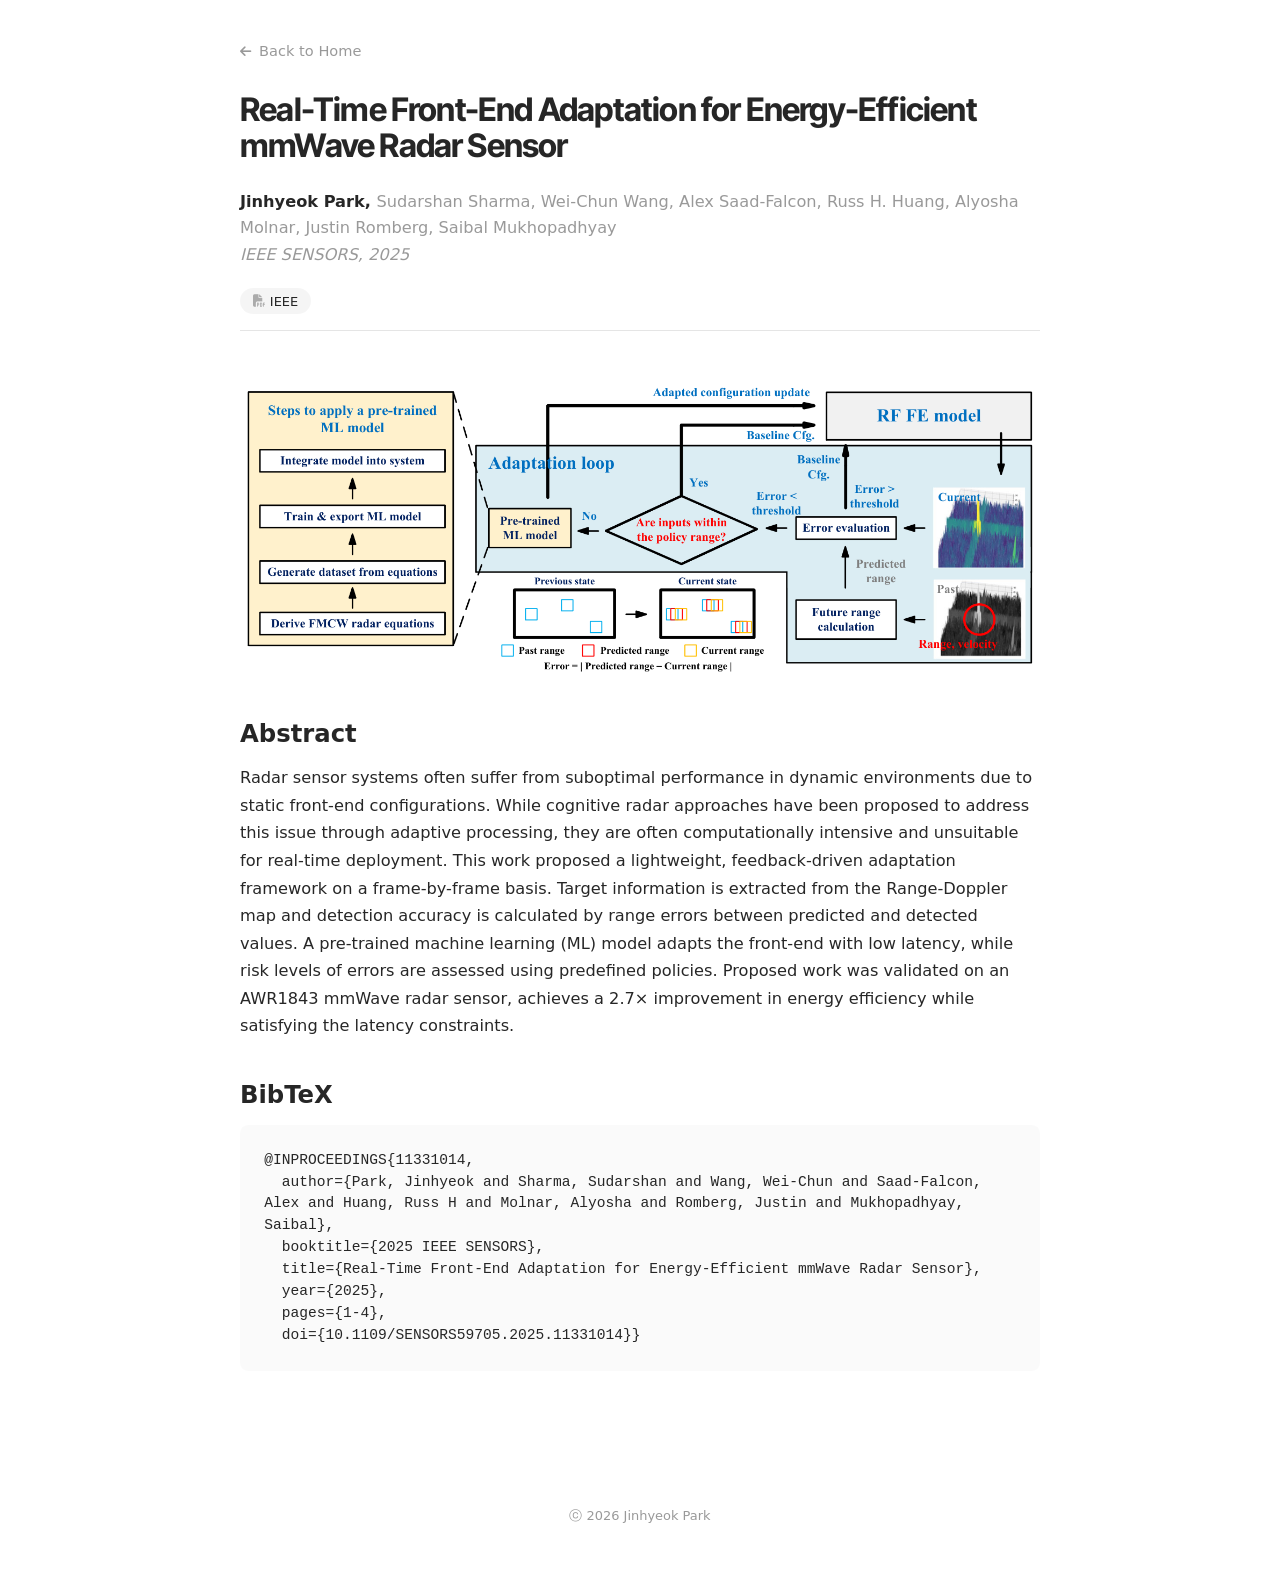
<file: pub/sensors2025-frontend-adaptation.html>
<!doctype html>
<html lang="en">
<head>
  <meta charset="utf-8">
  <meta name="viewport" content="width=device-width, initial-scale=1">
  <title>Real-Time Front-End Adaptation for Energy-Efficient mmWave Radar Sensor | Jinhyeok Park</title>
  <meta name="description" content="A lightweight feedback loop that reconfigures an AWR1843 radar front-end frame by frame with a pre-trained ML model, improving energy efficiency 2.7× within real-time latency limits.">
  <meta property="og:title" content="Real-Time Front-End Adaptation for Energy-Efficient mmWave Radar Sensor">
  <meta property="og:type" content="article">
  <meta property="og:image" content="../assets/pub/sensors2025-frontend-adaptation.png">
  <link rel="apple-touch-icon" sizes="180x180" href="../faviconfiles/apple-touch-icon.png">
  <link rel="icon" href="../favicon.ico" sizes="any">
  <link rel="icon" type="image/png" sizes="192x192" href="../faviconfiles/android-chrome-192x192.png">
  <link rel="icon" type="image/png" sizes="32x32" href="../faviconfiles/favicon-32x32.png">
  <link rel="icon" type="image/png" sizes="16x16" href="../faviconfiles/favicon-16x16.png">
  <link rel="manifest" href="../faviconfiles/site.webmanifest">
  <link rel="preconnect" href="https://fonts.googleapis.com">
  <link rel="preconnect" href="https://fonts.gstatic.com" crossorigin>
  <link href="https://fonts.googleapis.com/css2?family=Inter+Tight:wght@600;700&display=swap" rel="stylesheet">
  <link rel="stylesheet" href="https://cdnjs.cloudflare.com/ajax/libs/font-awesome/6.5.2/css/all.min.css">
  <link rel="stylesheet" href="../assets/style.css">
</head>
<body>
<div class="publication-page">
  <a class="back-link" href="../index.html#publications"><i class="fas fa-arrow-left"></i> Back to Home</a>
  <h1 class="publication-title">Real-Time Front-End Adaptation for Energy-Efficient mmWave Radar Sensor</h1>
  <div class="publication-authors"><span class="author-me">Jinhyeok Park, </span><span class="author">Sudarshan Sharma, </span><span class="author">Wei-Chun Wang, </span><span class="author">Alex Saad-Falcon, </span><span class="author">Russ H. Huang, </span><span class="author">Alyosha Molnar, </span><span class="author">Justin Romberg, </span><span class="author"><a href="https://ece.gatech.edu/directory/saibal-mukhopadhyay" target="_blank" rel="noreferrer">Saibal Mukhopadhyay</a></span></div>
  <div class="publication-venue">IEEE SENSORS, 2025</div>
  <div class="publication-links"><a class="publication-link-btn" href="https://ieeexplore.ieee.org/document/11331014" target="_blank" rel="noreferrer"><i class="fas fa-file-pdf"></i>IEEE</a></div>
  <div class="publication-image"><img src="../assets/pub/sensors2025-frontend-adaptation.png" alt="Real-Time Front-End Adaptation for Energy-Efficient mmWave Radar Sensor"></div>
  <div class="publication-section">
    <h2>Abstract</h2>
    <p>Radar sensor systems often suffer from suboptimal performance in dynamic environments due to static front-end configurations. While cognitive radar approaches have been proposed to address this issue through adaptive processing, they are often computationally intensive and unsuitable for real-time deployment. This work proposed a lightweight, feedback-driven adaptation framework on a frame-by-frame basis. Target information is extracted from the Range-Doppler map and detection accuracy is calculated by range errors between predicted and detected values. A pre-trained machine learning (ML) model adapts the front-end with low latency, while risk levels of errors are assessed using predefined policies. Proposed work was validated on an AWR1843 mmWave radar sensor, achieves a 2.7× improvement in energy efficiency while satisfying the latency constraints.</p>
  </div>
  <div class="publication-section" id="bibtex">
    <h2>BibTeX</h2>
    <div class="bibtex-wrapper" title="Click to copy"><span class="copy-note">Copied!</span><pre>@INPROCEEDINGS{11331014,
  author={Park, Jinhyeok and Sharma, Sudarshan and Wang, Wei-Chun and Saad-Falcon, Alex and Huang, Russ H and Molnar, Alyosha and Romberg, Justin and Mukhopadhyay, Saibal},
  booktitle={2025 IEEE SENSORS},
  title={Real-Time Front-End Adaptation for Energy-Efficient mmWave Radar Sensor},
  year={2025},
  pages={1-4},
  doi={10.1109/SENSORS59705.2025.11331014}}</pre></div>
  </div>
</div>
<footer>ⓒ 2026 Jinhyeok Park</footer>
<script>
  document.querySelectorAll('.bibtex-wrapper').forEach(function (box) {
    box.addEventListener('click', function () {
      var text = box.querySelector('pre').innerText, note = box.querySelector('.copy-note');
      var done = function () { note.classList.add('show'); setTimeout(function () { note.classList.remove('show'); }, 1500); };
      if (navigator.clipboard) navigator.clipboard.writeText(text).then(done, function () {});
    });
  });
</script>
</body>
</html>
</file>
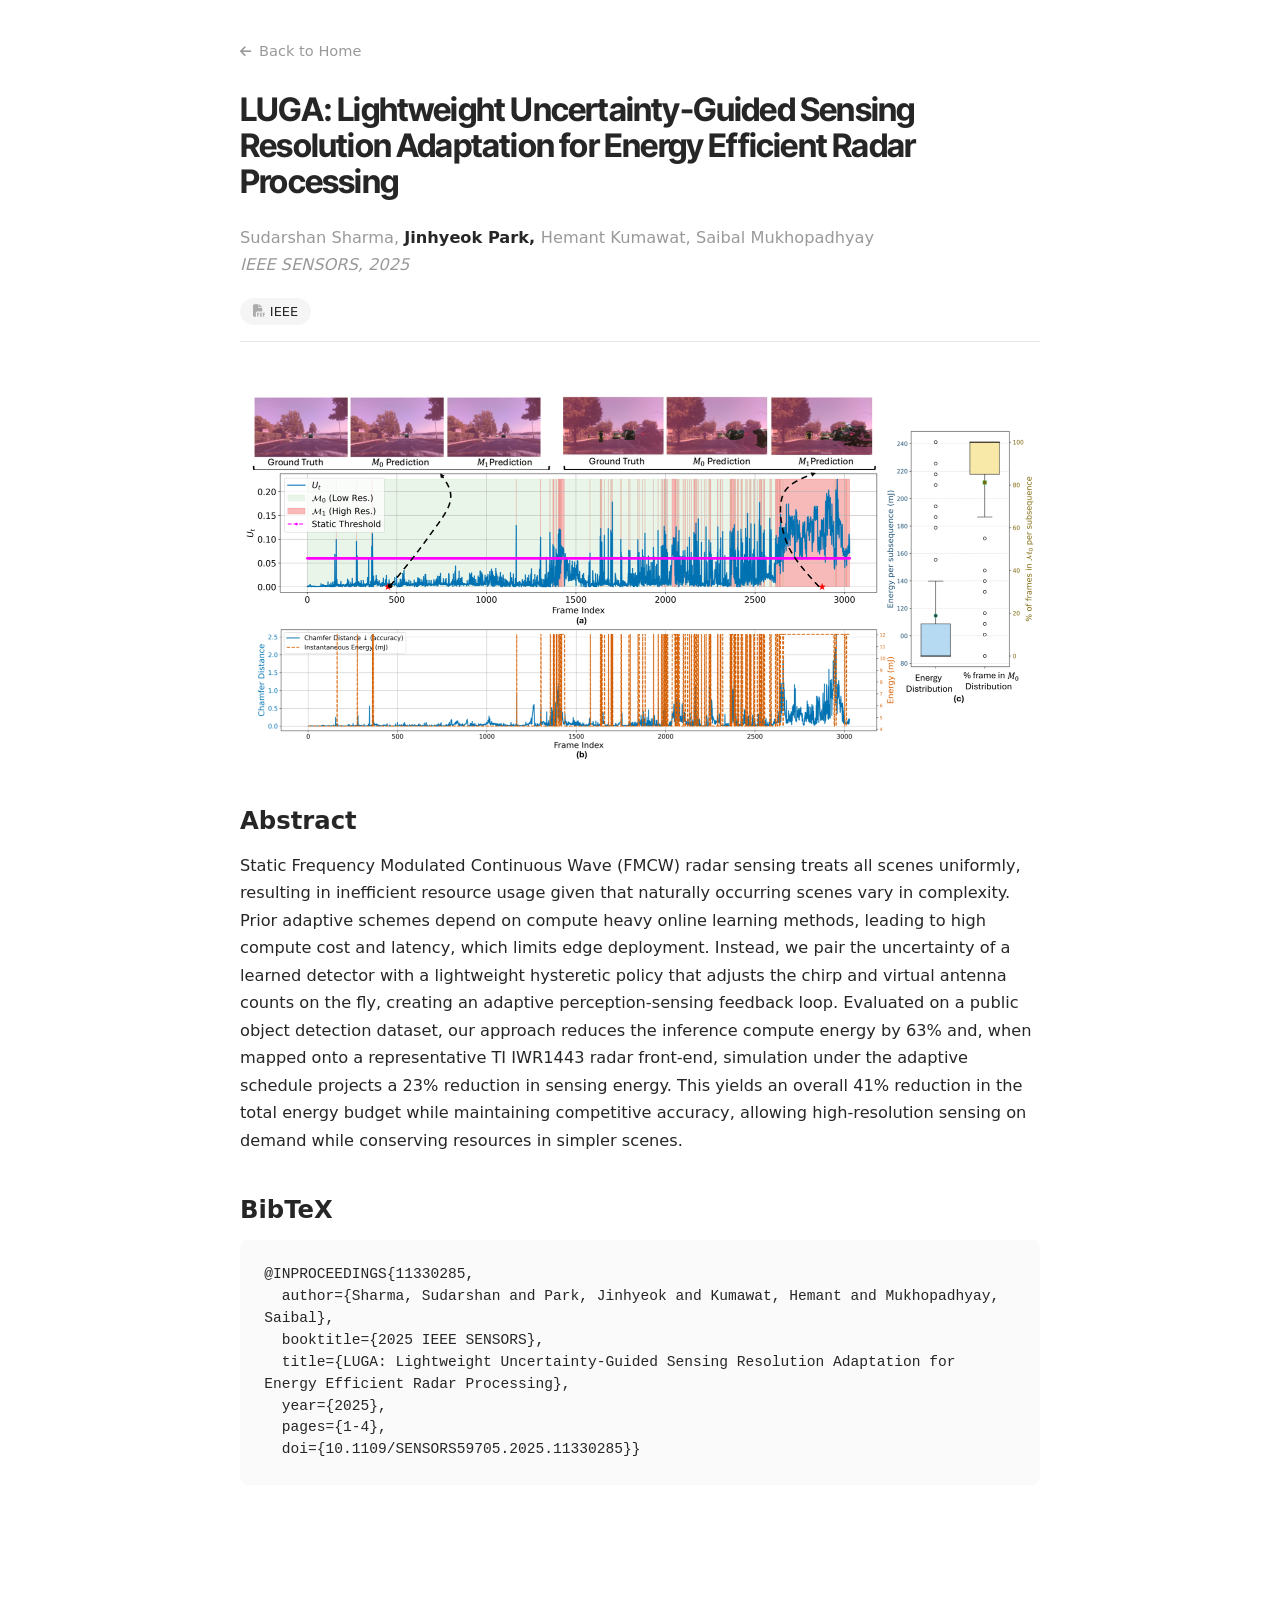
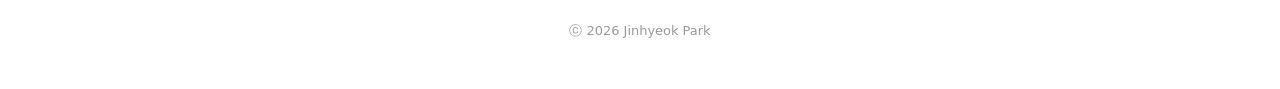
<file: pub/sensors2025-luga.html>
<!doctype html>
<html lang="en">
<head>
  <meta charset="utf-8">
  <meta name="viewport" content="width=device-width, initial-scale=1">
  <title>LUGA: Lightweight Uncertainty-Guided Sensing Resolution Adaptation for Energy Efficient Radar Processing | Jinhyeok Park</title>
  <meta name="description" content="Uses detector uncertainty to switch radar sensing resolution on the fly, cutting the total energy budget by 41% while keeping accuracy competitive.">
  <meta property="og:title" content="LUGA: Lightweight Uncertainty-Guided Sensing Resolution Adaptation for Energy Efficient Radar Processing">
  <meta property="og:type" content="article">
  <meta property="og:image" content="../assets/pub/sensors2025-luga.png">
  <link rel="apple-touch-icon" sizes="180x180" href="../faviconfiles/apple-touch-icon.png">
  <link rel="icon" href="../favicon.ico" sizes="any">
  <link rel="icon" type="image/png" sizes="192x192" href="../faviconfiles/android-chrome-192x192.png">
  <link rel="icon" type="image/png" sizes="32x32" href="../faviconfiles/favicon-32x32.png">
  <link rel="icon" type="image/png" sizes="16x16" href="../faviconfiles/favicon-16x16.png">
  <link rel="manifest" href="../faviconfiles/site.webmanifest">
  <link rel="preconnect" href="https://fonts.googleapis.com">
  <link rel="preconnect" href="https://fonts.gstatic.com" crossorigin>
  <link href="https://fonts.googleapis.com/css2?family=Inter+Tight:wght@600;700&display=swap" rel="stylesheet">
  <link rel="stylesheet" href="https://cdnjs.cloudflare.com/ajax/libs/font-awesome/6.5.2/css/all.min.css">
  <link rel="stylesheet" href="../assets/style.css">
</head>
<body>
<div class="publication-page">
  <a class="back-link" href="../index.html#publications"><i class="fas fa-arrow-left"></i> Back to Home</a>
  <h1 class="publication-title">LUGA: Lightweight Uncertainty-Guided Sensing Resolution Adaptation for Energy Efficient Radar Processing</h1>
  <div class="publication-authors"><span class="author">Sudarshan Sharma, </span><span class="author-me">Jinhyeok Park, </span><span class="author">Hemant Kumawat, </span><span class="author"><a href="https://ece.gatech.edu/directory/saibal-mukhopadhyay" target="_blank" rel="noreferrer">Saibal Mukhopadhyay</a></span></div>
  <div class="publication-venue">IEEE SENSORS, 2025</div>
  <div class="publication-links"><a class="publication-link-btn" href="https://doi.org/10.1109/SENSORS59705.2025.11330285" target="_blank" rel="noreferrer"><i class="fas fa-file-pdf"></i>IEEE</a></div>
  <div class="publication-image"><img src="../assets/pub/sensors2025-luga.png" alt="LUGA: Lightweight Uncertainty-Guided Sensing Resolution Adaptation for Energy Efficient Radar Processing"></div>
  <div class="publication-section">
    <h2>Abstract</h2>
    <p>Static Frequency Modulated Continuous Wave (FMCW) radar sensing treats all scenes uniformly, resulting in inefficient resource usage given that naturally occurring scenes vary in complexity. Prior adaptive schemes depend on compute heavy online learning methods, leading to high compute cost and latency, which limits edge deployment. Instead, we pair the uncertainty of a learned detector with a lightweight hysteretic policy that adjusts the chirp and virtual antenna counts on the fly, creating an adaptive perception-sensing feedback loop. Evaluated on a public object detection dataset, our approach reduces the inference compute energy by 63% and, when mapped onto a representative TI IWR1443 radar front-end, simulation under the adaptive schedule projects a 23% reduction in sensing energy. This yields an overall 41% reduction in the total energy budget while maintaining competitive accuracy, allowing high-resolution sensing on demand while conserving resources in simpler scenes.</p>
  </div>
  <div class="publication-section" id="bibtex">
    <h2>BibTeX</h2>
    <div class="bibtex-wrapper" title="Click to copy"><span class="copy-note">Copied!</span><pre>@INPROCEEDINGS{11330285,
  author={Sharma, Sudarshan and Park, Jinhyeok and Kumawat, Hemant and Mukhopadhyay, Saibal},
  booktitle={2025 IEEE SENSORS},
  title={LUGA: Lightweight Uncertainty-Guided Sensing Resolution Adaptation for Energy Efficient Radar Processing},
  year={2025},
  pages={1-4},
  doi={10.1109/SENSORS59705.2025.11330285}}</pre></div>
  </div>
</div>
<footer>ⓒ 2026 Jinhyeok Park</footer>
<script>
  document.querySelectorAll('.bibtex-wrapper').forEach(function (box) {
    box.addEventListener('click', function () {
      var text = box.querySelector('pre').innerText, note = box.querySelector('.copy-note');
      var done = function () { note.classList.add('show'); setTimeout(function () { note.classList.remove('show'); }, 1500); };
      if (navigator.clipboard) navigator.clipboard.writeText(text).then(done, function () {});
    });
  });
</script>
</body>
</html>
</file>
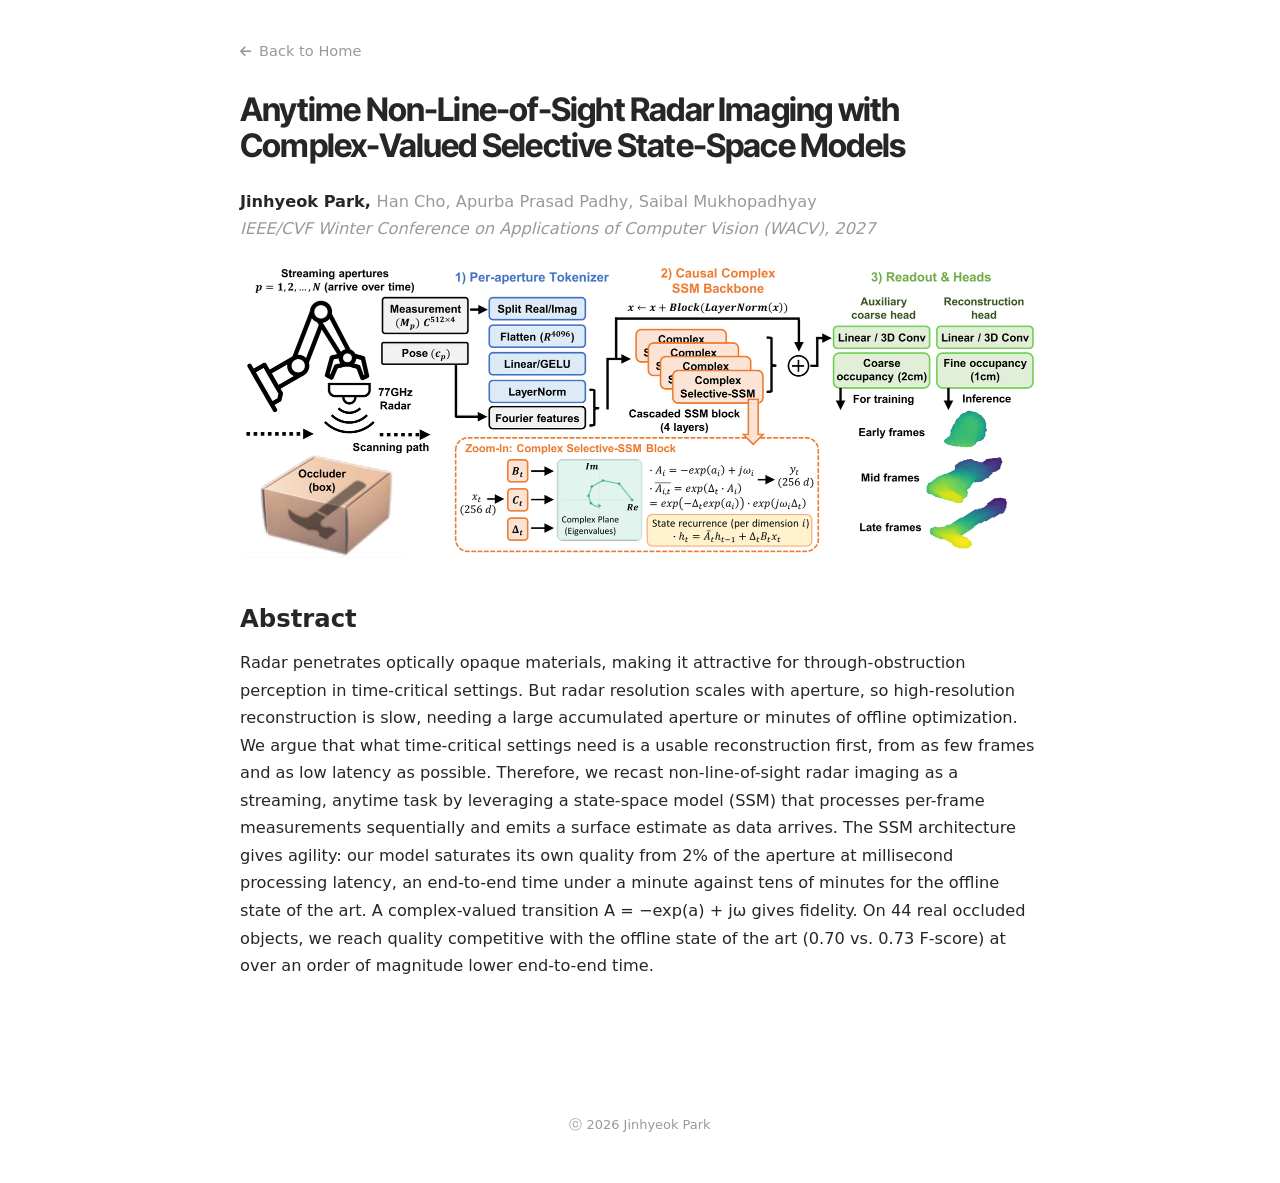
<file: pub/wacv2027-anytime-nlos.html>
<!doctype html>
<html lang="en">
<head>
  <meta charset="utf-8">
  <meta name="viewport" content="width=device-width, initial-scale=1">
  <title>Anytime Non-Line-of-Sight Radar Imaging with Complex-Valued Selective State-Space Models | Jinhyeok Park</title>
  <meta name="description" content="A complex-valued selective SSM that reconstructs hidden objects from streaming mmWave apertures, reaching usable quality from a small fraction of the scan that backprojection needs.">
  <meta property="og:title" content="Anytime Non-Line-of-Sight Radar Imaging with Complex-Valued Selective State-Space Models">
  <meta property="og:type" content="article">
  <meta property="og:image" content="../assets/pub/wacv2027-anytime-nlos.png">
  <link rel="apple-touch-icon" sizes="180x180" href="../faviconfiles/apple-touch-icon.png">
  <link rel="icon" href="../favicon.ico" sizes="any">
  <link rel="icon" type="image/png" sizes="192x192" href="../faviconfiles/android-chrome-192x192.png">
  <link rel="icon" type="image/png" sizes="32x32" href="../faviconfiles/favicon-32x32.png">
  <link rel="icon" type="image/png" sizes="16x16" href="../faviconfiles/favicon-16x16.png">
  <link rel="manifest" href="../faviconfiles/site.webmanifest">
  <link rel="preconnect" href="https://fonts.googleapis.com">
  <link rel="preconnect" href="https://fonts.gstatic.com" crossorigin>
  <link href="https://fonts.googleapis.com/css2?family=Inter+Tight:wght@600;700&display=swap" rel="stylesheet">
  <link rel="stylesheet" href="https://cdnjs.cloudflare.com/ajax/libs/font-awesome/6.5.2/css/all.min.css">
  <link rel="stylesheet" href="../assets/style.css">
</head>
<body>
<div class="publication-page">
  <a class="back-link" href="../index.html#publications"><i class="fas fa-arrow-left"></i> Back to Home</a>
  <h1 class="publication-title">Anytime Non-Line-of-Sight Radar Imaging with Complex-Valued Selective State-Space Models</h1>
  <div class="publication-authors"><span class="author-me">Jinhyeok Park, </span><span class="author">Han Cho, </span><span class="author">Apurba Prasad Padhy, </span><span class="author"><a href="https://ece.gatech.edu/directory/saibal-mukhopadhyay" target="_blank" rel="noreferrer">Saibal Mukhopadhyay</a></span></div>
  <div class="publication-venue">IEEE/CVF Winter Conference on Applications of Computer Vision (WACV), 2027</div>
  <div class="publication-image"><img src="../assets/pub/wacv2027-anytime-nlos.png" alt="Anytime Non-Line-of-Sight Radar Imaging with Complex-Valued Selective State-Space Models"></div>
  <div class="publication-section">
    <h2>Abstract</h2>
    <p>Radar penetrates optically opaque materials, making it attractive for through-obstruction perception in time-critical settings. But radar resolution scales with aperture, so high-resolution reconstruction is slow, needing a large accumulated aperture or minutes of offline optimization. We argue that what time-critical settings need is a usable reconstruction first, from as few frames and as low latency as possible. Therefore, we recast non-line-of-sight radar imaging as a streaming, anytime task by leveraging a state-space model (SSM) that processes per-frame measurements sequentially and emits a surface estimate as data arrives. The SSM architecture gives agility: our model saturates its own quality from 2% of the aperture at millisecond processing latency, an end-to-end time under a minute against tens of minutes for the offline state of the art. A complex-valued transition A = −exp(a) + jω gives fidelity. On 44 real occluded objects, we reach quality competitive with the offline state of the art (0.70 vs. 0.73 F-score) at over an order of magnitude lower end-to-end time.</p>
  </div>
</div>
<footer>ⓒ 2026 Jinhyeok Park</footer>
</body>
</html>
</file>
<file: assets/style.css>
:root {
  color-scheme: light;
  --bg: #ffffff;
  --ink: rgba(0,0,0,.85);
  --ink-2: rgba(0,0,0,.6);
  --muted: rgba(0,0,0,.4);
  --line: rgba(0,0,0,.1);
  --chip: rgba(0,0,0,.02);
  --chip-hover: rgba(0,0,0,.06);
  --award-bg: #fff9e6;
  --award-ink: #c80;
  --review-bg: #eef4fb;
  --review-ink: #2f5f8f;
}

* { margin: 0; padding: 0; box-sizing: border-box; -webkit-font-smoothing: antialiased; }
html { font-size: 16.2px; }
body {
  background: var(--bg);
  color: var(--ink);
  font-family: system-ui, -apple-system, BlinkMacSystemFont, "Segoe UI", Roboto, Oxygen, Ubuntu, Cantarell, "Open Sans", "Helvetica Neue", sans-serif;
  word-break: keep-all;
}
a { color: inherit; text-decoration: none; }
strong { font-weight: 600; }

.contents {
  max-width: calc(770px + 2 * 38px);
  margin: 0 auto;
  padding: 3rem 38px 0;
  display: flex; flex-direction: column; gap: 3rem;
}
.section { line-height: 1.6; }
.section .title {
  border-bottom: 1px solid var(--line);
  margin-bottom: 1rem;
  font-size: 1.4rem; font-weight: 500;
}

/* ---------- header ---------- */
.top { position: relative; display: flex; justify-content: space-between; align-items: center; margin-bottom: 1.5rem; }
.logo { display: flex; align-items: center; }
.round {
  flex-shrink: 0; width: 120px; height: 120px; margin-right: 20px;
  border-radius: 100%; overflow: hidden;
}
.round img { width: 100%; height: 100%; object-fit: cover; display: block; }
.logo h1 {
  font-family: "Inter Tight", system-ui, sans-serif;
  font-weight: 700; line-height: 1; font-size: 2.5rem; letter-spacing: -.06rem;
}
.logo h3 { font-weight: 400; line-height: 1.2; color: var(--muted); margin-top: .35rem; font-size: 1.17rem; }
.social { display: flex; align-items: center; gap: .6rem; position: absolute; top: 44px; right: 0; }
.social a {
  display: flex; justify-content: center; align-items: center;
  width: 2rem; height: 2rem; border-radius: 50%;
  color: var(--muted); background: var(--chip);
  transition: background-color .15s ease, color .15s ease;
}
.social a:hover { color: var(--ink); background: var(--chip-hover); }
.social a:active { transform: scale(.92); }
.social .cv-icon { font-size: .75rem; font-weight: 700; letter-spacing: -.02em; }
.social i { font-size: 1rem; }

/* ---------- intro ---------- */
.info { padding: 1rem 1rem 0; }
.info p + p { margin-top: 1rem; }
.info a, .news-item a, .row a {
  text-decoration: underline; text-decoration-color: var(--muted); transition: color .2s ease;
}
.info a:hover, .news-item a:hover, .row a:hover { color: var(--ink-2); }

/* ---------- news / dated rows ---------- */
.news-list { display: flex; flex-direction: column; gap: 1rem; line-height: 1.3; }
.news-item, .row { display: flex; align-items: start; }
.news-item .date, .row .date {
  margin-top: 2px; width: 6rem; flex-shrink: 0; white-space: nowrap;
  font-size: .8rem; color: var(--muted);
}
.news-item .text, .row .text { flex: 1 0 0; }
.row .text .sub { display: block; font-size: .9rem; color: var(--ink-2); margin-top: .15rem; }
.row .date { width: 8.5rem; }
.is-hidden { display: none !important; }

.more-btn {
  font-size: .9rem; cursor: pointer; text-align: center; color: var(--muted);
  background: none; border: 0; font-family: inherit; padding: .25rem; width: 100%;
}
.more-btn:hover { color: var(--ink); }

/* ---------- publications ---------- */
.pub-list { display: flex; flex-direction: column; gap: 3rem; }
.pub-main { display: flex; gap: 2rem; align-items: center; }
.thumb {
  flex-shrink: 0; width: 15rem; aspect-ratio: 2/1; overflow: hidden;
  display: flex; align-items: center; justify-content: center;
  background: #fff; border: 1px solid var(--line); border-radius: 2px;
  transition: opacity .2s ease;
}
.thumb:hover { opacity: .75; }
.thumb img { width: 100%; height: 100%; object-fit: contain; display: block; padding: .35rem; }
.thumb video { width: 100%; height: 100%; object-fit: contain; display: block; background: #000; }
.projects .pub-list, .pub-list.projects { gap: 2.5rem; }

.pub-info { display: flex; flex-direction: column; }
.pub-meta { font-size: .85rem; line-height: 1.6rem; margin-bottom: .15rem; display: flex; flex-wrap: wrap; align-items: center; gap: .35rem; }
.pub-venue {
  white-space: nowrap; border: 1px solid var(--line); line-height: 1;
  padding: .2rem .3rem; border-radius: .25rem; color: var(--ink-2);
}
.badge { line-height: 1; padding: .2rem .5rem; border-radius: .25rem; font-weight: 500; }
.badge.award  { background: var(--award-bg); color: var(--award-ink); }
.pub-title { font-weight: 600; }
.pub-title-link:hover .pub-title { color: var(--ink-2); }
.pub-desc { font-size: .95rem; line-height: 1.35; margin-top: .2rem; }
.links { margin-top: .6rem; display: flex; flex-wrap: wrap; gap: .75rem; }
.links a { display: inline-flex; align-items: center; gap: .2rem; font-size: .85rem; }
.links a:hover { color: var(--ink-2); }
.links i { color: var(--muted); font-size: .7rem; }

footer { display: flex; justify-content: center; padding: 6rem 0 3rem; font-size: .8em; color: var(--muted); }

@media (max-width: 700px) {
  .contents { padding: 1.5rem 16px 0; gap: 2.5rem; }
  .top { display: block; }
  .social { position: static; margin-top: .9rem; justify-content: flex-start; }
  .round { width: 92px; height: 92px; margin-right: 16px; }
  .logo h1 { font-size: 2rem; }
  .logo h3 { font-size: .9rem; }
  .info { padding: .5rem 0 0; }
  .pub-main { flex-direction: column; align-items: flex-start; gap: 1rem; }
  .thumb { width: 100%; }
  .news-item, .row { display: block; }
  .news-item .date, .row .date { width: auto; margin-bottom: .1rem; }
}

/* ---------- publication detail page ---------- */
.publication-page { max-width: calc(800px + 2 * 38px); margin: 0 auto; padding: 2.5rem 38px 0; }
.back-link { display: inline-flex; align-items: center; gap: .5rem; color: var(--muted); margin-bottom: 2rem; font-size: .9rem; }
.back-link:hover { color: var(--ink); }
.back-link i { font-size: .8rem; }
.publication-title {
  font-family: "Inter Tight", system-ui, sans-serif;
  font-size: 2rem; font-weight: 700; line-height: 1.12; letter-spacing: -.05rem; margin-bottom: 1.5rem;
}
.publication-authors { font-size: 1rem; line-height: 1.6; margin-bottom: .25rem; }
.publication-authors .author-me { font-weight: 600; color: var(--ink); }
.publication-authors .author { color: var(--muted); }
.publication-authors a:hover { text-decoration: underline; }
.publication-venue { font-style: italic; color: var(--muted); margin-bottom: 1.5rem; }
.publication-links { display: flex; flex-wrap: wrap; gap: .75rem; margin-bottom: 3rem; padding-bottom: 1rem; border-bottom: 1px solid var(--line); }
.publication-link-btn {
  display: inline-flex; align-items: center; gap: .3rem; padding: .35rem .8rem;
  background: rgba(0,0,0,.04); border-radius: 2rem; font-size: .8rem; font-weight: 500;
  transition: background-color .2s ease;
}
.publication-link-btn i { font-size: .75rem; color: rgba(0,0,0,.3); }
.publication-link-btn:hover { background: rgba(0,0,0,.08); }
.publication-image { margin-bottom: 2.5rem; }
.publication-image img { width: 100%; height: auto; display: block; }
.publication-section { margin-bottom: 2.5rem; }
.publication-section h2 { font-size: 1.5rem; font-weight: 600; margin-bottom: 1rem; }
.publication-section p { line-height: 1.7; }
.bibtex-wrapper {
  position: relative; overflow-x: auto; cursor: pointer;
  background: rgba(0,0,0,.02); border-radius: .5rem; padding: 1.5rem;
}
.bibtex-wrapper:hover { background: rgba(0,0,0,.04); }
.bibtex-wrapper pre { margin: 0; font-family: "Courier New", monospace; font-size: .9rem; line-height: 1.5; white-space: pre-wrap; }
.copy-note {
  position: absolute; top: .5rem; right: .75rem; font-size: .8rem; font-weight: 500; color: var(--ink-2);
  opacity: 0; transition: opacity .2s ease;
}
.copy-note.show { opacity: 1; }
@media (max-width: 700px) {
  .publication-page { padding: 1.5rem 16px 0; }
  .publication-title { font-size: 1.6rem; }
  .bibtex-wrapper { padding: 1rem; }
}
</file>
